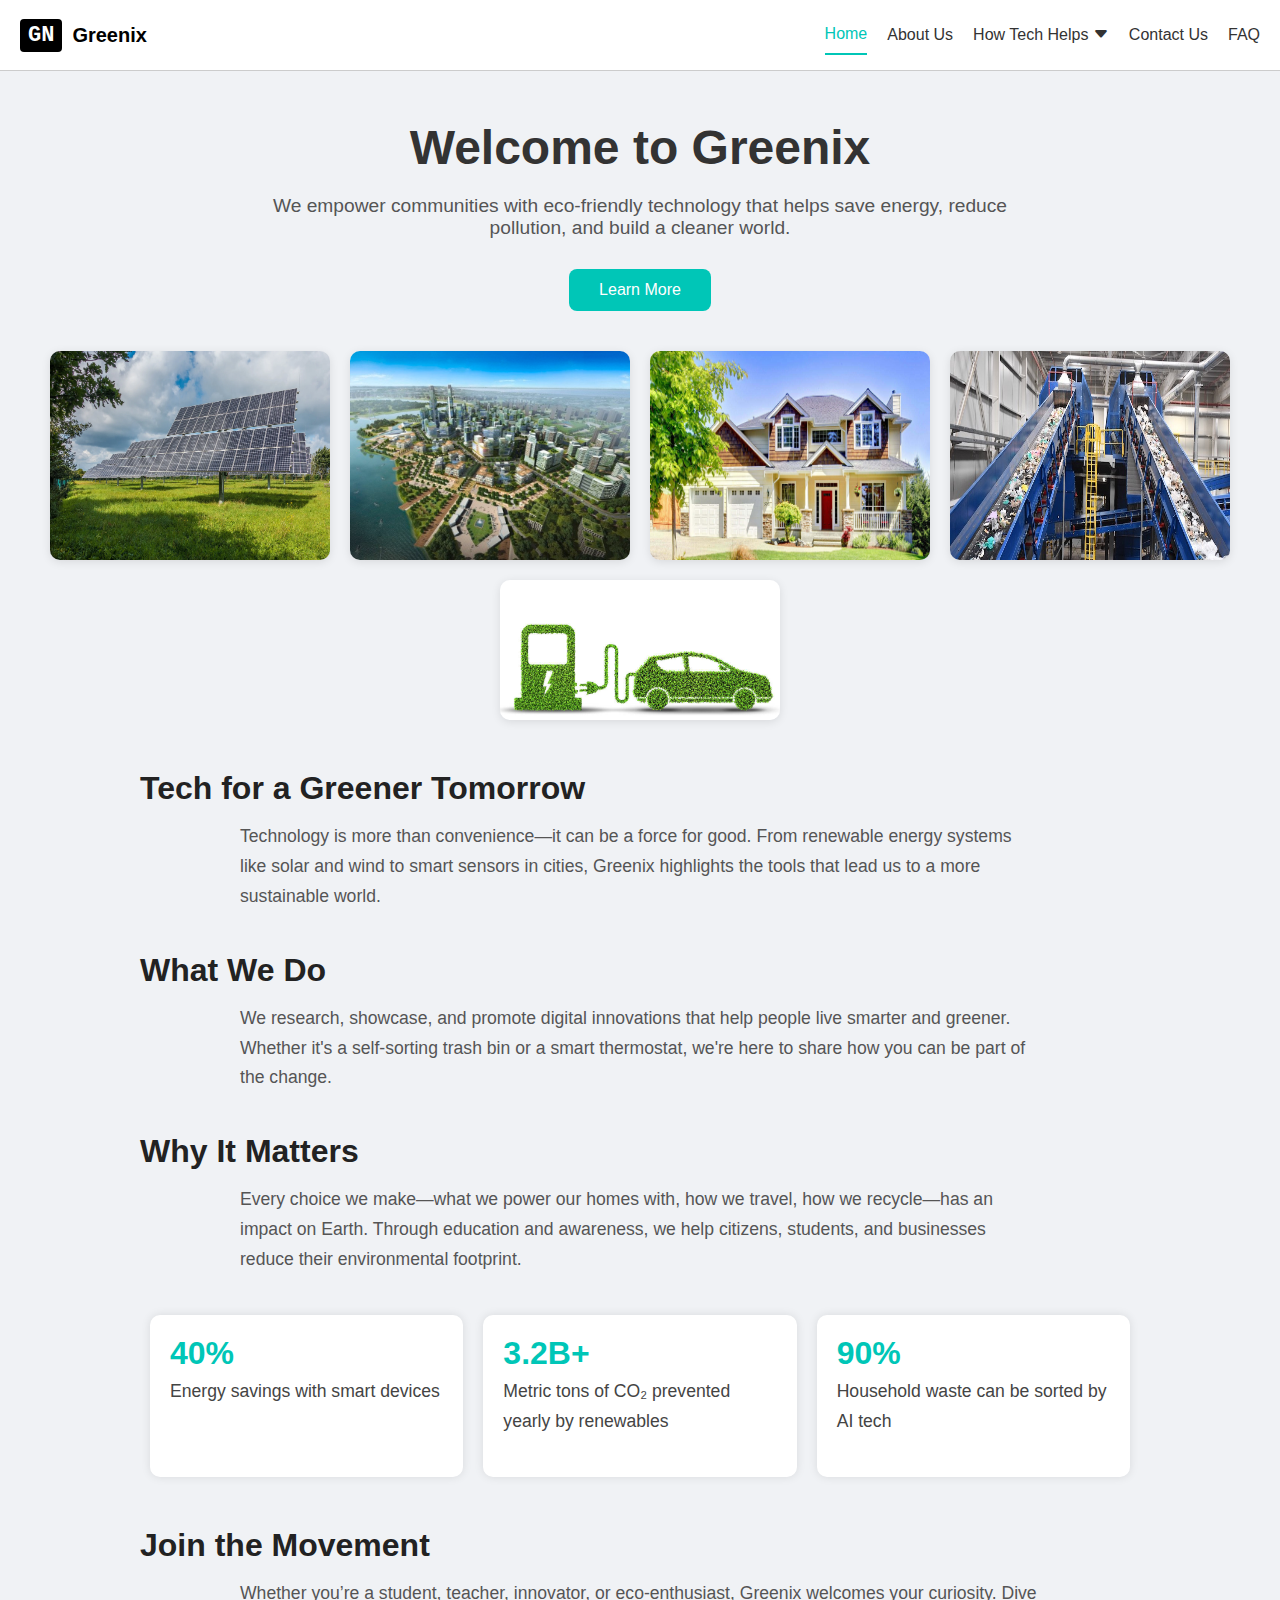
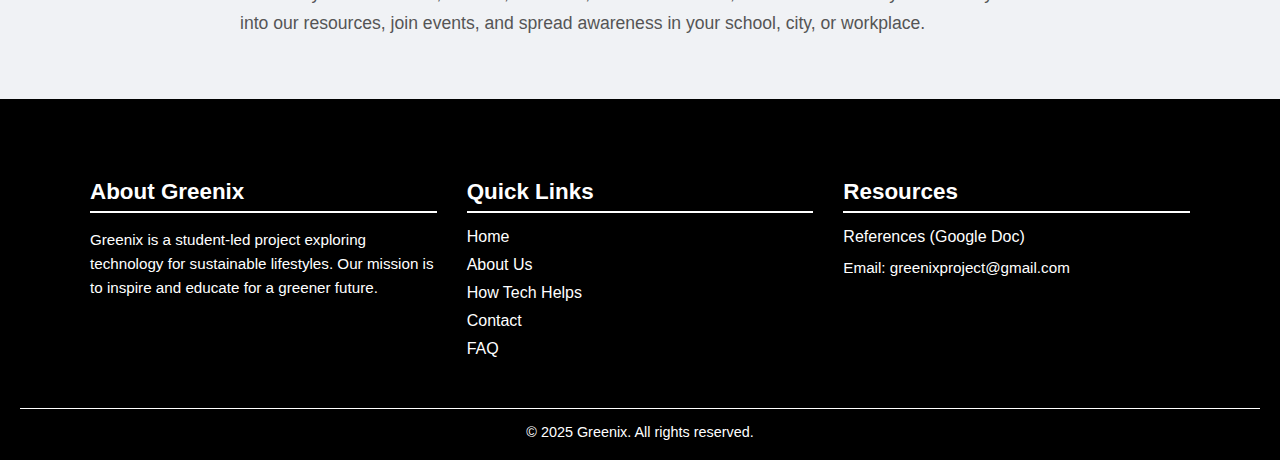
<file: index.html>
<!DOCTYPE html>
<html lang="en">
<head>
  <meta charset="UTF-8" />
  <meta name="viewport" content="width=device-width, initial-scale=1.0"/>
  <title>Greenix</title>
  <link rel="stylesheet" href="https://cdn.jsdelivr.net/npm/bootstrap-icons@1.11.3/font/bootstrap-icons.min.css">
  <link rel="icon" type="image/png" sizes="64x64" href="Images/dicky.png">
  <style>
    * { margin: 0; padding: 0; box-sizing: border-box; }
    body { font-family: 'Segoe UI', sans-serif; background: #f0f2f5; }

    header {
      background: #fff;
      padding: 15px 20px;
      display: flex;
      align-items: center;
      justify-content: space-between;
      position: fixed;
      width: 100%;
      z-index: 1000;
      border-bottom: 1px solid #ccc;
    }

    .logo-icon {
      background: #000;
      color: #fff;
      padding: 4px 8px;
      text-decoration: none;
      border-radius: 4px;
      font-weight: bold;
      font-size: 22px;
      font-family: monospace;
      margin-right: 10px;
    }

    .logo-text {
      text-decoration: none;
      color: black;
      font-weight: bold;
      font-size: 20px;
      margin-right: auto;
    }

    #menu-toggle { display: none; }
    .menu-icon { display: none; font-size: 28px; cursor: pointer; color: #333; }

    .nav-links {
      display: flex;
      gap: 20px;
      align-items: center;
    }

    .nav-links a {
      text-decoration: none;
      color: #333;
      font-weight: 500;
      position: relative;
      padding: 10px 0;
    }

    .nav-links a.active,
    .nav-links a:hover {
      color: #00c6b7;
      border-bottom: 2px solid #00c6b7;
    }

    .dropdown { position: relative; }
    .dropbtn {
      cursor: pointer;
      text-decoration: none;
      color: #333;
      font-weight: 500;
      padding: 10px 0;
    }

    .dropdown-content {
      display: none;
      position: absolute;
      background-color: white;
      top: 100%;
      left: 0;
      box-shadow: 0px 4px 12px rgba(0, 0, 0, 0.15);
      z-index: 999;
      min-width: 180px;
    }

    .dropdown-content a {
      display: block;
      padding: 10px 16px;
      text-decoration: none;
      color: #333;
    }

    .dropdown-content a:hover {
      background-color: #f0f0f0;
    }

    .dropdown:hover .dropdown-content {
      display: block;
    }

    @media (max-width: 768px) {
      .menu-icon { display: block; }
      .nav-links {
        position: absolute;
        top: 70px;
        left: 0;
        right: 0;
        background: white;
        flex-direction: column;
        align-items: flex-start;
        padding: 10px 20px;
        display: none;
        border-top: 1px solid #ccc;
      }
      #menu-toggle:checked + .menu-icon + .nav-links { display: flex; }
      .nav-links a,
      .dropbtn {
        width: 100%;
        padding: 12px 0;
        border-bottom: 1px solid #eee;
      }
      .dropdown-content {
        position: static;
        box-shadow: none;
        background-color: #f9f9f9;
        width: 100%;
        padding-left: 15px;
      }
      .dropdown-content a {
        padding: 10px 10px;
        border-bottom: 1px solid #ddd;
      }
    }

    main {
      padding: 120px 20px 40px;
      text-align: center;
    }

    h1 {
      font-size: 3rem;
      margin-bottom: 20px;
      color: #333;
    }

    h2 {
      font-size: 2rem;
      margin-top: 40px;
      margin-bottom: 15px;
      color: #222;
    }

    p {
      font-size: 1.2rem;
      color: #555;
      max-width: 800px;
      margin: 0 auto 30px;
    }

    .hero-btn {
      padding: 12px 30px;
      background: #00c6b7;
      color: white;
      border: none;
      border-radius: 8px;
      font-size: 1rem;
      cursor: pointer;
      transition: background 0.3s ease;
    }

    .hero-btn:hover { background: #009d92; }

    .image-section {
      margin-top: 40px;
      display: flex;
      justify-content: center;
      flex-wrap: wrap;
      gap: 20px;
    }

    .image-section img {
      width: 280px;
      height: auto;
      border-radius: 10px;
      box-shadow: 0 2px 10px rgba(0,0,0,0.1);
    }

    .info-section {
      margin-top: 50px;
      text-align: left;
      max-width: 1000px;
      margin-left: auto;
      margin-right: auto;
    }

    .info-section p {
      font-size: 1.1rem;
      line-height: 1.7;
      margin-bottom: 20px;
    }

    .stats {
      display: flex;
      justify-content: space-around;
      flex-wrap: wrap;
      margin-top: 30px;
    }

    .stat-box {
      background: white;
      padding: 20px;
      margin: 10px;
      border-radius: 10px;
      box-shadow: 0 0 10px rgba(0,0,0,0.1);
      flex: 1;
      min-width: 200px;
    }

    .stat-box h3 {
      color: #00c6b7;
      font-size: 2rem;
    }

    .stat-box p {
      margin-top: 5px;
      color: #444;
      font-weight: 500;
    }
  </style>
</head>
<body>

<header>
<a href="index.html" class="logo-icon">GN</a>
<a href="index.html" class="logo-text">Greenix</a>

<input type="checkbox" id="menu-toggle">
<label for="menu-toggle" class="menu-icon"><i class="bi bi-list"></i></label>

<nav class="nav-links">
    <a href="index.html" class="active">Home</a>
    <a href="About us.html">About Us</a>
    <div class="dropdown">
    <a href="Main page.html" class="dropbtn">How Tech Helps <i class="bi bi-caret-down-fill"></i></a>
    <div class="dropdown-content">
        <a href="green-energy.html">Green Energy</a>
        <a href="smart-living.html">Smart Living</a>
        <a href="wastewise.html">Waste Wise</a>
    </div>
    </div>
    <a href="contact.html">Contact Us</a>
    <a href="faq.html">FAQ</a>
</nav>
</header>

<main>
<h1>Welcome to Greenix</h1>
<p>We empower communities with eco-friendly technology that helps save energy, reduce pollution, and build a cleaner world.</p>
<a href="Main page.html"><button class="hero-btn">Learn More</button></a>

<div class="image-section">
    <img src="Images/alrawasmarwan_83477_12613114_photovoltaic-system-2742302_1920.webp" alt="Solar Panels">
    <img src="Images/tianjin-eco-city-9.jpg" alt="Eco City">
    <img src="Images/1800x877-banner-house.jpg" alt="Smart Home">
    <img src="Images/Bild_3.jpg" alt="Recycling Tech">
    <img src="Images/80051398_s.jpg" alt="Green Transport">
</div>

<section class="info-section">
    <h2>Tech for a Greener Tomorrow</h2>
    <p>Technology is more than convenience—it can be a force for good. From renewable energy systems like solar and wind to smart sensors in cities, Greenix highlights the tools that lead us to a more sustainable world.</p>

    <h2>What We Do</h2>
    <p>We research, showcase, and promote digital innovations that help people live smarter and greener. Whether it's a self-sorting trash bin or a smart thermostat, we're here to share how you can be part of the change.</p>

    <h2>Why It Matters</h2>
    <p>Every choice we make—what we power our homes with, how we travel, how we recycle—has an impact on Earth. Through education and awareness, we help citizens, students, and businesses reduce their environmental footprint.</p>

    <div class="stats">
    <div class="stat-box">
        <h3>40%</h3>
        <p>Energy savings with smart devices</p>
    </div>
    <div class="stat-box">
        <h3>3.2B+</h3>
        <p>Metric tons of CO₂ prevented yearly by renewables</p>
    </div>
    <div class="stat-box">
        <h3>90%</h3>
        <p>Household waste can be sorted by AI tech</p></div>
    </div>

    <h2>Join the Movement</h2>
    <p>Whether you’re a student, teacher, innovator, or eco-enthusiast, Greenix welcomes your curiosity. Dive into our resources, join events, and spread awareness in your school, city, or workplace.</p>
</section>
</main>
<footer>
  <div class="aurora-container">
    <div class="forest-chamber">
      <h2 class="greenix-title">About Greenix</h2>
      <p class="greenix-text">Greenix is a student-led project exploring technology for sustainable lifestyles. Our mission is to inspire and educate for a greener future.</p>
    </div>

    <div class="river-links">
      <h2 class="greenix-title">Quick Links</h2>
      <ul>
        <li><a class="greenix-link" href="index.html">Home</a></li>
        <li><a class="greenix-link" href="About us.html">About Us</a></li>
        <li><a class="greenix-link" href="Main page.html">How Tech Helps</a></li>
        <li><a class="greenix-link" href="contact.html">Contact</a></li>
        <li><a class="greenix-link" href="faq.html">FAQ</a></li>
      </ul>
    </div>

    <div class="meadow-resources">
      <h2 class="greenix-title">Resources</h2>
      <ul>
        <li><a class="greenix-link" href="https://docs.google.com/document/d/1abcXYZ" target="_blank" rel="noopener noreferrer">References (Google Doc)</a></li>
        <li class="greenix-text">Email: <a class="greenix-link" href="mailto:greenixproject@gmail.com">greenixproject@gmail.com</a></li>
      </ul>
    </div>
  </div>

  <div class="twilight-bottom">
    &copy; 2025 Greenix. All rights reserved.
  </div>

  <style>
    footer {
      background-color: #000; /* true black */
      color: white;
      padding: 40px 20px 20px;
      font-family: 'Segoe UI', Tahoma, Geneva, Verdana, sans-serif;
    }

    .aurora-container {
      max-width: 1100px;
      margin: 0 auto;
      display: flex;
      flex-wrap: wrap;
      justify-content: space-between;
      gap: 30px;
    }

    .forest-chamber,
    .river-links,
    .meadow-resources {
      flex: 1 1 250px;
      min-width: 220px;
    }

    .greenix-title {
      font-size: 1.4rem;
      margin-bottom: 15px;
      border-bottom: 2px solid #ffffff;
      padding-bottom: 6px;
      color: #ffffff;
    }

    .greenix-text {
      line-height: 1.6;
      font-size: 0.95rem;
      color: white;
    }

    ul {
      list-style: none;
      padding-left: 0;
    }

    ul li {
      margin-bottom: 10px;
    }

    .greenix-link {
      color: white;
      text-decoration: none;
    }

    .twilight-bottom {
      text-align: center;
      margin-top: 40px;
      font-size: 0.9rem;
      color: #ffffff;
      border-top: 1px solid #ffffff;
      padding-top: 15px;
    }

    /* Responsive */
    @media (max-width: 720px) {
      .aurora-container {
        flex-direction: column;
        gap: 40px;
      }

      .forest-chamber,
      .river-links,
      .meadow-resources {
        min-width: 100%;
      }
    }
  </style>
</footer>
</body>
</html>
</file>
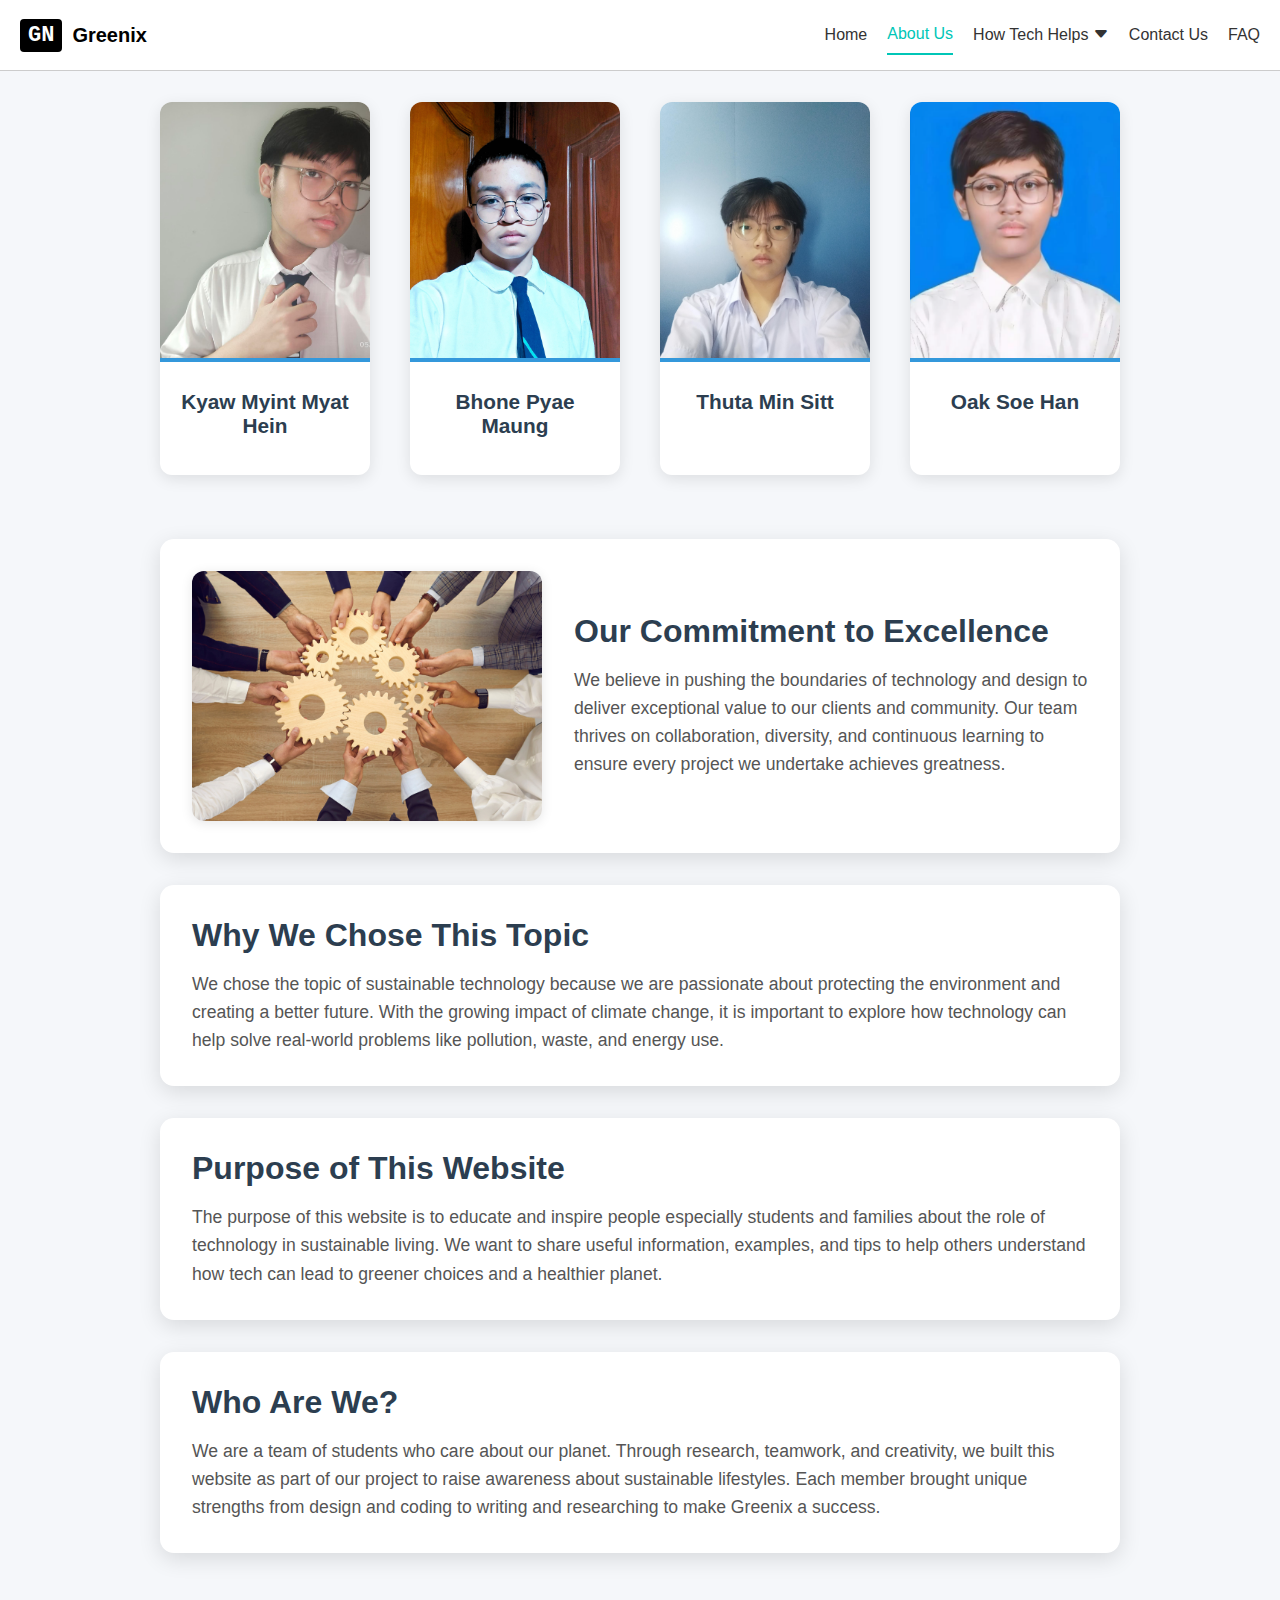
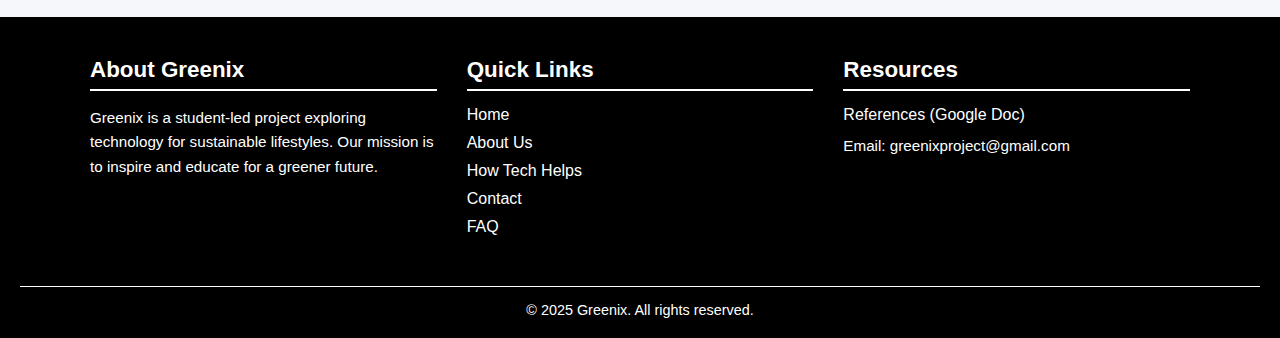
<file: About us.html>
<!DOCTYPE html>
<html lang="en">
<head>
  <meta charset="UTF-8" />
  <meta name="viewport" content="width=device-width, initial-scale=1" />
  <title>About Us - Greenix</title>
  <link rel="stylesheet" href="https://cdn.jsdelivr.net/npm/bootstrap-icons@1.11.3/font/bootstrap-icons.min.css">
<link rel="icon" type="image/png" sizes="64x64" href="Images/dicky.png">
  <style>
    * {
      margin: 0;
      padding: 0;
      box-sizing: border-box;
    }

    body {
      font-family: 'Poppins', sans-serif;
      background: #f5f7fa;
      color: #333;
      padding-top: 70px;
    }

    header {
      background: #fff;
      padding: 15px 20px;
      display: flex;
      align-items: center;
      justify-content: space-between;
      position: fixed;
      width: 100%;
      top: 0;
      left: 0;
      z-index: 1000;
      border-bottom: 1px solid #ccc;
    }

    .logo-icon {
      background: #000;
      color: #fff;
      padding: 4px 8px;
      text-decoration: none;
      border-radius: 4px;
      font-weight: bold;
      font-size: 22px;
      font-family: monospace;
      margin-right: 10px;
    }

    .logo-text {
      text-decoration: none;
      color: black;
      font-weight: bold;
      font-size: 20px;
      margin-right: auto;
    }

    #menu-toggle {
      display: none;
    }

    .menu-icon {
      display: none;
      font-size: 28px;
      cursor: pointer;
      color: #333;
    }

    .nav-links {
      display: flex;
      gap: 20px;
      align-items: center;
    }

    .nav-links a {
      text-decoration: none;
      color: #333;
      font-weight: 500;
      position: relative;
      padding: 10px 0;
    }

    .nav-links a.active,
    .nav-links a:hover {
      color: #00c6b7;
      border-bottom: 2px solid #00c6b7;
    }

    .dropdown {
      position: relative;
    }

    .dropbtn {
      cursor: pointer;
      text-decoration: none;
      color: #333;
      font-weight: 500;
      padding: 10px 0;
      display: inline-block;
    }

    .dropdown-content {
      display: none;
      position: absolute;
      background-color: white;
      top: 100%;
      left: 0;
      box-shadow: 0px 4px 12px rgba(0, 0, 0, 0.15);
      z-index: 999;
      min-width: 180px;
    }

    .dropdown-content a {
      display: block;
      padding: 10px 16px;
      text-decoration: none;
      color: #333;
    }

    .dropdown-content a:hover {
      background-color: #f0f0f0;
    }

    .dropdown:hover .dropdown-content {
      display: block;
    }

    @media (max-width: 768px) {
      .menu-icon {
        display: block;
      }

      .nav-links {
        position: absolute;
        top: 70px;
        left: 0;
        right: 0;
        background: white;
        flex-direction: column;
        align-items: flex-start;
        padding: 10px 20px;
        display: none;
        border-top: 1px solid #ccc;
      }

      #menu-toggle:checked + .menu-icon + .nav-links {
        display: flex;
      }

      .nav-links a,
      .dropbtn {
        width: 100%;
        padding: 12px 0;
        border-bottom: 1px solid #eee;
      }

      .dropdown-content {
        position: static;
        box-shadow: none;
        background-color: #f9f9f9;
        width: 100%;
        padding-left: 15px;
      }

      .dropdown:hover .dropdown-content {
        display: block;
      }

      .dropdown-content a {
        padding: 10px 10px;
        border-bottom: 1px solid #ddd;
      }
    }

    .container {
      max-width: 1000px;
      margin: 2rem auto 4rem auto;
      padding: 0 20px;
    }

    .team {
      display: grid;
      grid-template-columns: repeat(4, 1fr);
      gap: 2.5rem;
      margin-bottom: 4rem;
    }

    @media (max-width: 992px) {
      .team {
        grid-template-columns: repeat(2, 1fr);
      }
    }

    @media (max-width: 600px) {
      .team {
        grid-template-columns: 1fr;
      }
    }

    .member-card {
      background: white;
      box-shadow: 0 4px 15px rgba(0,0,0,0.1);
      border-radius: 12px;
      overflow: hidden;
      text-align: center;
      transition: transform 0.3s ease;
    }

    .member-photo {
      width: 100%;
      height: 260px;
      object-fit: cover;
      border-bottom: 4px solid #3498db;
    }

    .member-info {
      padding: 1.5rem 1rem 2rem 1rem;
    }

    .member-name {
      font-weight: 600;
      font-size: 1.3rem;
      color: #2c3e50;
      margin-bottom: 0.3rem;
    }

    .highlight-section {
      display: flex;
      flex-wrap: wrap;
      align-items: center;
      background: white;
      box-shadow: 0 6px 22px rgba(0,0,0,0.12);
      border-radius: 14px;
      padding: 2rem;
      gap: 2rem;
      margin-bottom: 2rem;
    }

    .highlight-photo {
      flex: 1 1 300px;
      max-width: 350px;
      border-radius: 12px;
      box-shadow: 0 2px 12px rgba(0,0,0,0.1);
      object-fit: cover;
      height: 250px;
      width: 100%;
    }

    .highlight-content {
      flex: 2 1 400px;
    }

    .highlight-content h2 {
      font-weight: 600;
      font-size: 2rem;
      margin-bottom: 1rem;
      color: #2c3e50;
    }

    .highlight-content p {
      font-weight: 300;
      font-size: 1.1rem;
      color: #555;
      line-height: 1.6;
    }

    @media (max-width: 768px) {
      .highlight-section {
        flex-direction: column;
      }

      .highlight-photo {
        max-width: 100%;
        height: 220px;
      }
    }

    @media (max-width: 480px) {
      .highlight-content h2 {
        font-size: 1.6rem;
      }

      .highlight-content p {
        font-size: 1rem;
      }
    }
  </style>
</head>
<body>

<header>
    <a href="index.html" class="logo-icon">GN</a>
    <a href="index.html" class="logo-text">Greenix</a>

    <input type="checkbox" id="menu-toggle">
    <label for="menu-toggle" class="menu-icon"><i class="bi bi-list"></i></label>

    <nav class="nav-links">
    <a href="index.html">Home</a>
    <a href="About us.html" class="active">About Us</a>
    <div class="dropdown">
        <a href="Main page.html"  class="dropbtn">How Tech Helps <i class="bi bi-caret-down-fill"></i></a>
        <div class="dropdown-content">
        <a href="green-energy.html">Green Energy</a>
        <a href="smart-living.html">Smart Living</a>
        <a href="wastewise.html">Waste Wise</a>
        </div>
    </div>
    <a href="contact.html">Contact Us</a>
    <a href="faq.html">FAQ</a>
    </nav>
</header>

<div class="container">
  <section class="team" aria-label="Team members">
    <div class="member-card">
      <img class="member-photo" src="Images/Kyaw Myint Myat Hein.jpg" alt="Photo of Kyaw Myint Myat Hein" />
      <div class="member-info">
        <div class="member-name">Kyaw Myint Myat Hein</div>
      </div>
    </div>
    <div class="member-card">
      <img class="member-photo" src="Images/BHone Pyae Maung.jpg" alt="Photo of Bhone Pyae Maung" />
      <div class="member-info">
        <div class="member-name">Bhone Pyae Maung</div>
      </div>
    </div>
    <div class="member-card">
      <img class="member-photo" src="Images/Thuta Min Sitt.jpg" alt="Photo of Thuta Min Sitt" />
      <div class="member-info">
        <div class="member-name">Thuta Min Sitt</div>
      </div>
    </div>
    <div class="member-card">
      <img class="member-photo" src="Images/Screenshot 2025-05-29 120301 (1).png" alt="Photo of Oak Soe Han" />
      <div class="member-info">
        <div class="member-name">Oak Soe Han</div>
      </div>
    </div>
  </section>

  <section class="highlight-section" aria-labelledby="highlight-title">
    <img class="highlight-photo" src="Images/develop-your-team-without-spending-any-money-leadership-coach-in-Chesterfield.png" alt="Our team collaboration" />
    <div class="highlight-content">
      <h2 id="highlight-title">Our Commitment to Excellence</h2>
      <p>
        We believe in pushing the boundaries of technology and design to deliver exceptional value to our clients and community. Our team thrives on collaboration, diversity, and continuous learning to ensure every project we undertake achieves greatness.
      </p>
    </div>
  </section>

  <!-- New Sections -->
  <section class="highlight-section">
    <div class="highlight-content">
      <h2>Why We Chose This Topic</h2>
      <p>
        We chose the topic of sustainable technology because we are passionate about protecting the environment and creating a better future. With the growing impact of climate change, it is important to explore how technology can help solve real-world problems like pollution, waste, and energy use.
      </p>
    </div>
  </section>

  <section class="highlight-section">
    <div class="highlight-content">
      <h2>Purpose of This Website</h2>
      <p>
        The purpose of this website is to educate and inspire people especially students and families about the role of technology in sustainable living. We want to share useful information, examples, and tips to help others understand how tech can lead to greener choices and a healthier planet.
      </p>
    </div>
  </section>

  <section class="highlight-section">
    <div class="highlight-content">
      <h2>Who Are We?</h2>
      <p>
        We are a team of students who care about our planet. Through research, teamwork, and creativity, we built this website as part of our project to raise awareness about sustainable lifestyles. Each member brought unique strengths from design and coding to writing and researching to make Greenix a success.
      </p>
    </div>
  </section>
</div>
<footer>
  <div class="aurora-container">
    <div class="forest-chamber">
      <h2 class="greenix-title">About Greenix</h2>
      <p class="greenix-text">Greenix is a student-led project exploring technology for sustainable lifestyles. Our mission is to inspire and educate for a greener future.</p>
    </div>

        <div class="river-links">
      <h2 class="greenix-title">Quick Links</h2>
      <ul>
        <li><a class="greenix-link" href="index.html">Home</a></li>
        <li><a class="greenix-link" href="About us.html">About Us</a></li>
        <li><a class="greenix-link" href="Main page.html">How Tech Helps</a></li>
        <li><a class="greenix-link" href="contact.html">Contact</a></li>
        <li><a class="greenix-link" href="faq.html">FAQ</a></li>
      </ul>
    </div>

    <div class="meadow-resources">
      <h2 class="greenix-title">Resources</h2>
      <ul>
        <li><a class="greenix-link" href="https://docs.google.com/document/d/1abcXYZ" target="_blank" rel="noopener noreferrer">References (Google Doc)</a></li>
        <li class="greenix-text">Email: <a class="greenix-link" href="mailto:greenixproject@gmail.com">greenixproject@gmail.com</a></li>
      </ul>
    </div>
  </div>

  <div class="twilight-bottom">
    &copy; 2025 Greenix. All rights reserved.
  </div>

  <style>
    footer {
      background-color: #000; /* true black */
      color: white;
      padding: 40px 20px 20px;
      font-family: 'Segoe UI', Tahoma, Geneva, Verdana, sans-serif;
    }

    .aurora-container {
      max-width: 1100px;
      margin: 0 auto;
      display: flex;
      flex-wrap: wrap;
      justify-content: space-between;
      gap: 30px;
    }

    .forest-chamber,
    .river-links,
    .meadow-resources {
      flex: 1 1 250px;
      min-width: 220px;
    }

    .greenix-title {
      font-size: 1.4rem;
      margin-bottom: 15px;
      border-bottom: 2px solid #ffffff;
      padding-bottom: 6px;
      color: #ffffff;
    }

    .greenix-text {
      line-height: 1.6;
      font-size: 0.95rem;
      color: white;
    }

    ul {
      list-style: none;
      padding-left: 0;
    }

    ul li {
      margin-bottom: 10px;
    }

    .greenix-link {
      color: white;
      text-decoration: none;
    }

    .twilight-bottom {
      text-align: center;
      margin-top: 40px;
      font-size: 0.9rem;
      color: #ffffff;
      border-top: 1px solid #ffffff;
      padding-top: 15px;
    }

    /* Responsive */
    @media (max-width: 720px) {
      .aurora-container {
        flex-direction: column;
        gap: 40px;
      }

      .forest-chamber,
      .river-links,
      .meadow-resources {
        min-width: 100%;
      }
    }
  </style>
</footer>
</body>
</html>
</file>
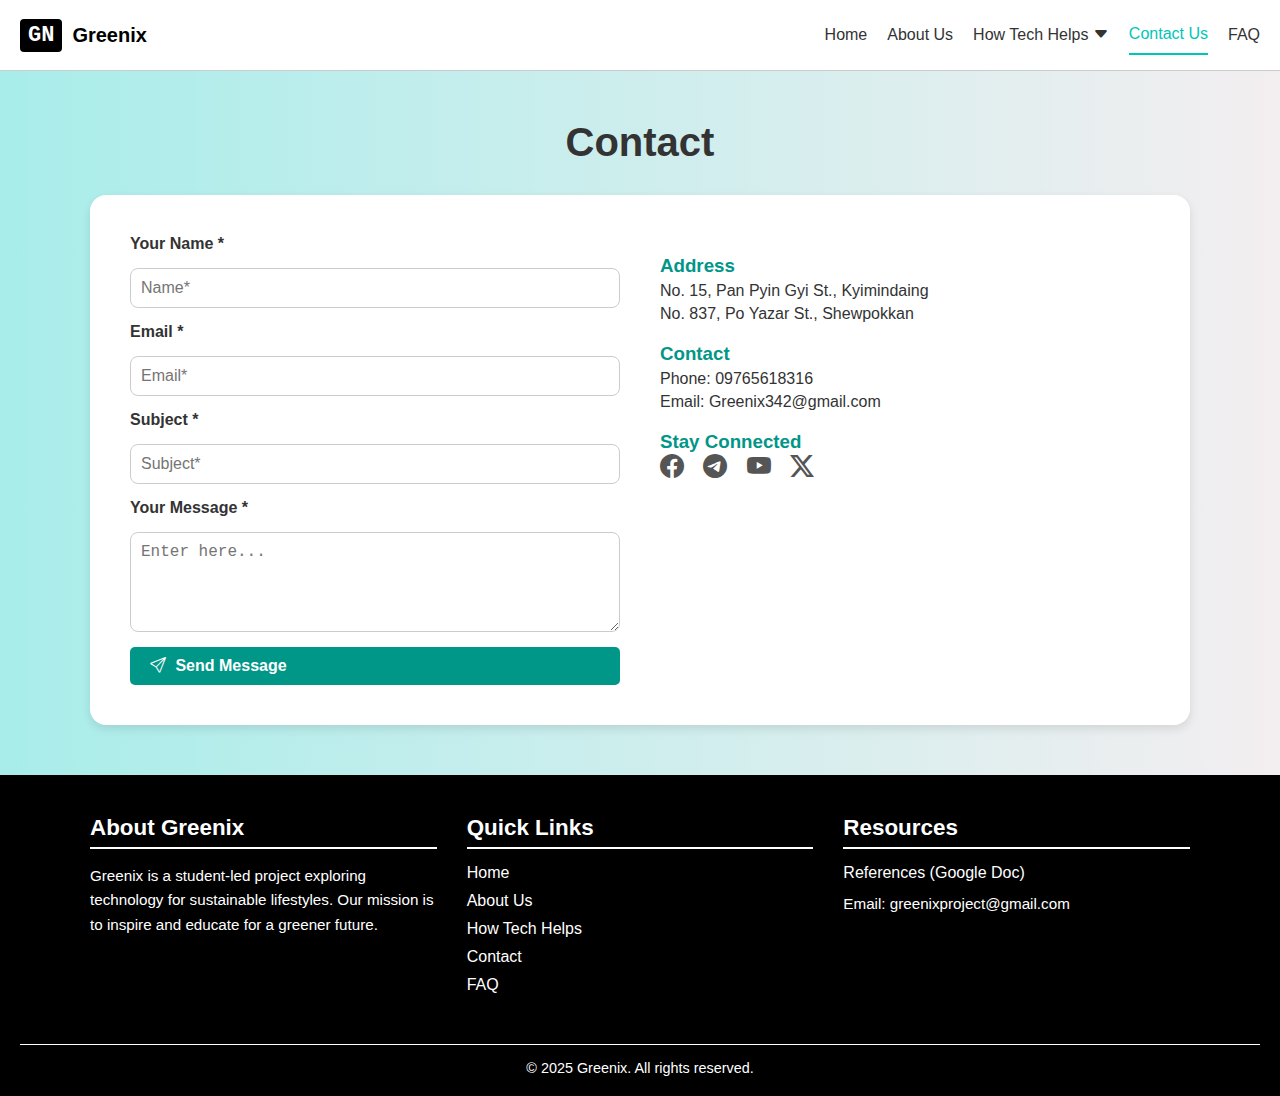
<file: contact.html>
<!DOCTYPE html>
<html lang="en">
<head>
<meta charset="UTF-8" />
<meta name="viewport" content="width=device-width, initial-scale=1.0" />
<title>Contact</title>
<link rel="stylesheet" href="https://cdn.jsdelivr.net/npm/bootstrap-icons@1.11.3/font/bootstrap-icons.min.css">
<link rel="icon" type="image/png" sizes="64x64" href="Images/dicky.png">
<style>
    * {
    margin: 0;
    padding: 0;
    box-sizing: border-box;
    }

    body {
    font-family: 'Segoe UI', sans-serif;
    background: linear-gradient(to right, #a8edea, #f3eef0);
    color: #333;
    }

    header {
    background: #fff;
    padding: 15px 20px;
    display: flex;
    align-items: center;
    justify-content: space-between;
    position: fixed;
    width: 100%;
    top: 0;
    z-index: 1000;
    border-bottom: 1px solid #ccc;
    }

    .logo-icon {
    background: #000;
    color: #fff;
    padding: 4px 8px;
    text-decoration: none;
    border-radius: 4px;
    font-weight: bold;
    font-size: 22px;
    font-family: monospace;
    margin-right: 10px;
    }

    .logo-text {
    text-decoration: none;
    color: black;
    font-weight: bold;
    font-size: 20px;
    margin-right: auto;
    }

    #menu-toggle {
    display: none;
    }

    .menu-icon {
    display: none;
    font-size: 28px;
    cursor: pointer;
    color: #333;
    }

    .nav-links {
    display: flex;
    gap: 20px;
    align-items: center;
    }

    .nav-links a {
    text-decoration: none;
    color: #333;
    font-weight: 500;
    position: relative;
    padding: 10px 0;
    }

    .nav-links a.active,
    .nav-links a:hover {
    color: #00c6b7;
    border-bottom: 2px solid #00c6b7;
    }

    .dropdown {
    position: relative;
    }

    .dropbtn {
    cursor: pointer;
    text-decoration: none;
    color: #333;
    font-weight: 500;
    padding: 10px 0;
    display: inline-block;
    }

    .dropdown-content {
    display: none;
    position: absolute;
    background-color: white;
    top: 100%;
    left: 0;
    box-shadow: 0px 4px 12px rgba(0, 0, 0, 0.15);
    z-index: 999;
    min-width: 180px;
    }

    .dropdown-content a {
    display: block;
    padding: 10px 16px;
    text-decoration: none;
    color: #333;
    }

    .dropdown-content a:hover {
    background-color: #f0f0f0;
    }

    .dropdown:hover .dropdown-content {
    display: block;
    }

    @media (max-width: 768px) {
    .menu-icon {
        display: block;
    }

    .nav-links {
        position: absolute;
        top: 70px;
        left: 0;
        right: 0;
        background: white;
        flex-direction: column;
        align-items: flex-start;
        padding: 10px 20px;
        display: none;
        border-top: 1px solid #ccc;
    }

    #menu-toggle:checked + .menu-icon + .nav-links {
        display: flex;
    }

    .nav-links a,
    .dropbtn {
        width: 100%;
        padding: 12px 0;
        border-bottom: 1px solid #eee;
    }

    .dropdown-content {
        position: static;
        box-shadow: none;
        background-color: #f9f9f9;
        width: 100%;
        padding-left: 15px;
    }

    .dropdown-content a {
        padding: 10px 10px;
        border-bottom: 1px solid #ddd;
    }

    .dropdown:hover .dropdown-content {
        display: block;
    }
    }

    /* ===== CONTACT PAGE ===== */
    .contact-section {
    padding: 120px 20px 50px; /* Add padding-top to avoid overlap from navbar */
    display: flex;
    flex-direction: column;
    align-items: center;
    }

    .contact-title {
    font-size: 2.5rem;
    margin-bottom: 30px;
    }

    .container {
    display: flex;
    justify-content: center;
    gap: 40px;
    background: #fff;
    border-radius: 16px;
    box-shadow: 0 4px 10px rgba(0, 0, 0, 0.1);
    padding: 40px;
    max-width: 1100px;
    width: 100%;
    flex-wrap: wrap;
    }

    .contact-form,
    .contact-info {
    flex: 1;
    min-width: 300px;
    }

    .contact-form {
    display: flex;
    flex-direction: column;
    gap: 15px;
    }

    .contact-form label {
    font-weight: bold;
    }

    .contact-form input,
    .contact-form textarea {
    padding: 10px;
    border: 1px solid #ccc;
    border-radius: 8px;
    font-size: 1rem;
    width: 100%;
    }

    .contact-form textarea {
    resize: vertical;
    height: 100px;
    }

    .contact-form button {
    background: #009688;
    color: white;
    border: none;
    padding: 10px 15px;
    font-size: 1rem;
    border-radius: 8px;
    cursor: pointer;
    display: flex;
    align-items: center;
    gap: 8px;
    width: fit-content;
    }

    .contact-info h3 {
    color: #009688;
    margin-top: 20px;
    }

    .contact-info p {
    margin: 5px 0;
    }

    .social-icons i {
    font-size: 24px;
    margin-right: 15px;
    color: #555;
    cursor: pointer;
    }

    .social-icons i:hover {
    color: #009688;
    }
    .btn {
display: inline-block;
padding: 10px 20px;
background-color: #009688;
color: white;
text-decoration: none;
border-radius: 5px;
font-weight: bold;
}
.btn i {
margin-right: 5px;
}
</style>
</head>
<body>

<header>
    <a href="index.html" class="logo-icon">GN</a>
    <a href="index.html" class="logo-text">Greenix</a>

    <input type="checkbox" id="menu-toggle">
    <label for="menu-toggle" class="menu-icon"><i class="bi bi-list"></i></label>

    <nav class="nav-links">
    <a href="index.html">Home</a>
    <a href="About us.html">About Us</a>
    <div class="dropdown">
        <a href="Main page.html" class="dropbtn">How Tech Helps <i class="bi bi-caret-down-fill"></i></a>
        <div class="dropdown-content">
        <a href="green-energy.html">Green Energy</a>
        <a href="smart-living.html">Smart Living</a>
        <a href="wastewise.html">Waste Wise</a>
        </div>
    </div>
    <a href="contact.html" class="active">Contact Us</a>
    <a href="faq.html">FAQ</a>
    </nav>
</header>

<section class="contact-section">
<h1 class="contact-title">Contact</h1>

<div class="container">
    <form class="contact-form">
      <label>Your Name *</label>
    <input type="text" placeholder="Name*" required>

      <label>Email *</label>
    <input type="email" placeholder="Email*" required>

      <label>Subject *</label>
    <input type="text" placeholder="Subject*" required>
      <label>Your Message *</label>
    <textarea placeholder="Enter here..." required></textarea>
    <a href="success.html" class="btn"><i class="bi bi-send"></i> Send Message</a>
    </form>

    <div class="contact-info">
    <h3>Address</h3>
    <p>No. 15, Pan Pyin Gyi St., Kyimindaing</p>
    <p>No. 837, Po Yazar St., Shewpokkan</p>

    <h3>Contact</h3>
    <p>Phone: 09765618316</p>
    <p>Email: Greenix342@gmail.com</p>
    <h3>Stay Connected</h3>
    <div class="social-icons">
    <a href="https://www.facebook.com/home.php" target="_blank"><i class="bi bi-facebook"></i></a>
    <a href="https://telegram.org" target="_blank"><i class="bi bi-telegram"></i></a>
    <a href="https://www.youtube.com" target="_blank"><i class="bi bi-youtube"></i></a>
    <a href="https://x.com/" target="_blank"><i class="bi bi-twitter-x"></i></a>
</div>
    </div>
</div>
</section>
<footer>
  <div class="aurora-container">
    <div class="forest-chamber">
      <h2 class="greenix-title">About Greenix</h2>
      <p class="greenix-text">Greenix is a student-led project exploring technology for sustainable lifestyles. Our mission is to inspire and educate for a greener future.</p>
    </div>

        <div class="river-links">
      <h2 class="greenix-title">Quick Links</h2>
      <ul>
        <li><a class="greenix-link" href="index.html">Home</a></li>
        <li><a class="greenix-link" href="About us.html">About Us</a></li>
        <li><a class="greenix-link" href="Main page.html">How Tech Helps</a></li>
        <li><a class="greenix-link" href="contact.html">Contact</a></li>
        <li><a class="greenix-link" href="faq.html">FAQ</a></li>
      </ul>
    </div>

    <div class="meadow-resources">
      <h2 class="greenix-title">Resources</h2>
      <ul>
        <li><a class="greenix-link" href="https://docs.google.com/document/d/1abcXYZ" target="_blank" rel="noopener noreferrer">References (Google Doc)</a></li>
        <li class="greenix-text">Email: <a class="greenix-link" href="mailto:greenixproject@gmail.com">greenixproject@gmail.com</a></li>
      </ul>
    </div>
  </div>

  <div class="twilight-bottom">
    &copy; 2025 Greenix. All rights reserved.
  </div>

  <style>
    footer {
      background-color: #000; /* true black */
      color: white;
      padding: 40px 20px 20px;
      font-family: 'Segoe UI', Tahoma, Geneva, Verdana, sans-serif;
    }

    .aurora-container {
      max-width: 1100px;
      margin: 0 auto;
      display: flex;
      flex-wrap: wrap;
      justify-content: space-between;
      gap: 30px;
    }

    .forest-chamber,
    .river-links,
    .meadow-resources {
      flex: 1 1 250px;
      min-width: 220px;
    }

    .greenix-title {
      font-size: 1.4rem;
      margin-bottom: 15px;
      border-bottom: 2px solid #ffffff;
      padding-bottom: 6px;
      color: #ffffff;
    }

    .greenix-text {
      line-height: 1.6;
      font-size: 0.95rem;
      color: white;
    }

    ul {
      list-style: none;
      padding-left: 0;
    }

    ul li {
      margin-bottom: 10px;
    }

    .greenix-link {
      color: white;
      text-decoration: none;
    }

    .twilight-bottom {
      text-align: center;
      margin-top: 40px;
      font-size: 0.9rem;
      color: #ffffff;
      border-top: 1px solid #ffffff;
      padding-top: 15px;
    }

    /* Responsive */
    @media (max-width: 720px) {
      .aurora-container {
        flex-direction: column;
        gap: 40px;
      }

      .forest-chamber,
      .river-links,
      .meadow-resources {
        min-width: 100%;
      }
    }
  </style>
</footer>

</body>
</html>
</file>
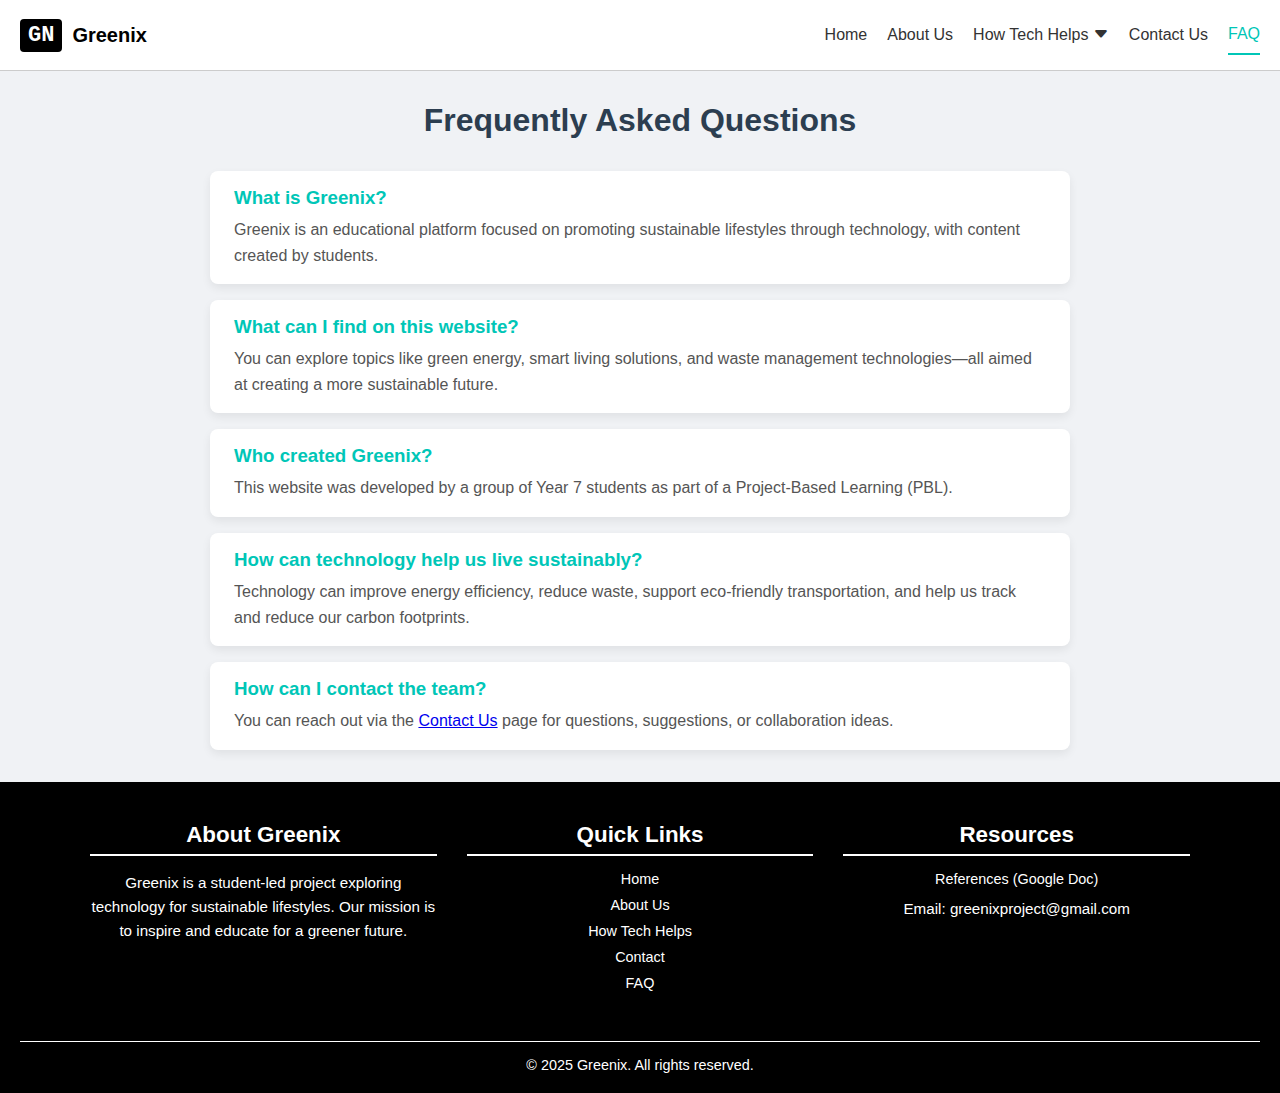
<file: faq.html>
<!DOCTYPE html>
<html lang="en">
<head>
<meta charset="UTF-8" />
<meta name="viewport" content="width=device-width, initial-scale=1" />
<title>FAQ - Greenix</title>
<link rel="stylesheet" href="https://cdn.jsdelivr.net/npm/bootstrap-icons@1.11.3/font/bootstrap-icons.min.css">
<link rel="icon" type="image/png" sizes="64x64" href="Images/dicky.png">
<style>
    * {
    margin: 0;
    padding: 0;
    box-sizing: border-box;
    }

    body {
    font-family: 'Segoe UI', sans-serif;
    background: #f0f2f5;
    color: #333;
    padding-top: 70px;
    }

    header {
    background: #fff;
    padding: 15px 20px;
    display: flex;
    align-items: center;
    justify-content: space-between;
    position: fixed;
    width: 100%;
    z-index: 1000;
    border-bottom: 1px solid #ccc;
    top: 0;
    left: 0;
    }

    .logo-icon {
    background: #000;
    color: #fff;
    padding: 4px 8px;
    text-decoration: none;
    border-radius: 4px;
    font-weight: bold;
    font-size: 22px;
    font-family: monospace;
    margin-right: 10px;
    }

    .logo-text {
    text-decoration: none;
    color: black;
    font-weight: bold;
    font-size: 20px;
    margin-right: auto;
    }

    #menu-toggle {
    display: none;
    }

    .menu-icon {
    display: none;
    font-size: 28px;
    cursor: pointer;
    color: #333;
    }

    .nav-links {
    display: flex;
    gap: 20px;
    align-items: center;
    }

    .nav-links a {
    text-decoration: none;
    color: #333;
    font-weight: 500;
    position: relative;
    padding: 10px 0;
    }

    .nav-links a.active,
    .nav-links a:hover {
    color: #00c6b7;
    border-bottom: 2px solid #00c6b7;
    }

    .dropdown {
    position: relative;
    }

    .dropbtn {
    cursor: pointer;
    text-decoration: none;
    color: #333;
    font-weight: 500;
    padding: 10px 0;
    display: inline-block;
    }

    .dropdown-content {
    display: none;
    position: absolute;
    background-color: white;
    top: 100%;
    left: 0;
    box-shadow: 0px 4px 12px rgba(0, 0, 0, 0.15);
    z-index: 999;
    min-width: 180px;
    }

    .dropdown-content a {
    display: block;
    padding: 10px 16px;
    text-decoration: none;
    color: #333;
    }

    .dropdown-content a:hover {
    background-color: #f0f0f0;
    }

    .dropdown:hover .dropdown-content {
    display: block;
    }

    /* Responsive styles */
    @media (max-width: 768px) {
    .menu-icon {
        display: block;
    }

    .nav-links {
        position: absolute;
        top: 70px;
        left: 0;
        right: 0;
        background: white;
        flex-direction: column;
        align-items: flex-start;
        padding: 10px 20px;
        display: none;
        border-top: 1px solid #ccc;
    }

    #menu-toggle:checked + .menu-icon + .nav-links {
        display: flex;
    }

    .nav-links a,
    .dropbtn {
        width: 100%;
        padding: 12px 0;
        border-bottom: 1px solid #eee;
    }

    .dropdown-content {
        position: static;
        box-shadow: none;
        background-color: #f9f9f9;
        width: 100%;
        padding-left: 15px;
    }

    .dropdown-content a {
        padding: 10px 10px;
        border-bottom: 1px solid #ddd;
    }

    .dropdown:hover .dropdown-content {
        display: block;
    }
    }

    .container {
    max-width: 900px;
    margin: 2rem auto;
    padding: 0 20px;
    }

    h1 {
    text-align: center;
    margin-bottom: 2rem;
    color: #2c3e50;
    }

    .faq-item {
    background: white;
    margin-bottom: 1rem;
    padding: 1rem 1.5rem;
    border-radius: 8px;
    box-shadow: 0 4px 10px rgba(0,0,0,0.07);
    }

    .faq-item h3 {
    margin-bottom: 0.5rem;
    color: #00c6b7;
    }

    .faq-item p {
    margin: 0;
    color: #555;
    line-height: 1.6;
    }

    footer {
    background: #1a1a1a;
    color: white;
    text-align: center;
    padding: 20px 10px;
    font-size: 0.9rem;
    }

    footer a {
    color: #00c6b7;
    text-decoration: none;
    }

    footer a:hover {
    text-decoration: underline;
    }
</style>
</head>
<body>

<header>
<a href="index.html" class="logo-icon">GN</a>
<a href="index.html" class="logo-text">Greenix</a>

<input type="checkbox" id="menu-toggle">
<label for="menu-toggle" class="menu-icon"><i class="bi bi-list"></i></label>

<nav class="nav-links">
    <a href="index.html">Home</a>
    <a href="About us.html">About Us</a>
    <div class="dropdown">
    <a href="#" class="dropbtn">How Tech Helps <i class="bi bi-caret-down-fill"></i></a>
    <div class="dropdown-content">
        <a href="green-energy.html">Green Energy</a>
        <a href="smart-living.html">Smart Living</a>
        <a href="wastewise.html">Waste Wise</a>
    </div>
    </div>
    <a href="contact.html">Contact Us</a>
    <a href="faq.html" class="active">FAQ</a>
</nav>
</header>

<div class="container">
<h1>Frequently Asked Questions</h1>

<div class="faq-item">
    <h3>What is Greenix?</h3>
    <p>Greenix is an educational platform focused on promoting sustainable lifestyles through technology, with content created by students.</p>
</div>

<div class="faq-item">
    <h3>What can I find on this website?</h3>
    <p>You can explore topics like green energy, smart living solutions, and waste management technologies—all aimed at creating a more sustainable future.</p>
</div>

<div class="faq-item">
    <h3>Who created Greenix?</h3>
    <p>This website was developed by a group of Year 7 students as part of a Project-Based Learning (PBL).</p>
</div>

<div class="faq-item">
    <h3>How can technology help us live sustainably?</h3>
    <p>Technology can improve energy efficiency, reduce waste, support eco-friendly transportation, and help us track and reduce our carbon footprints.</p>
</div>

<div class="faq-item">
    <h3>How can I contact the team?</h3>
    <p>You can reach out via the <a href="contact.html">Contact Us</a> page for questions, suggestions, or collaboration ideas.</p>
</div>
</div>

<footer>
  <div class="aurora-container">
    <div class="forest-chamber">
      <h2 class="greenix-title">About Greenix</h2>
      <p class="greenix-text">Greenix is a student-led project exploring technology for sustainable lifestyles. Our mission is to inspire and educate for a greener future.</p>
    </div>

        <div class="river-links">
      <h2 class="greenix-title">Quick Links</h2>
      <ul>
        <li><a class="greenix-link" href="index.html">Home</a></li>
        <li><a class="greenix-link" href="About us.html">About Us</a></li>
        <li><a class="greenix-link" href="Main page.html">How Tech Helps</a></li>
        <li><a class="greenix-link" href="contact.html">Contact</a></li>
        <li><a class="greenix-link" href="faq.html">FAQ</a></li>
      </ul>
    </div>

    <div class="meadow-resources">
      <h2 class="greenix-title">Resources</h2>
      <ul>
        <li><a class="greenix-link" href="https://docs.google.com/document/d/1abcXYZ" target="_blank" rel="noopener noreferrer">References (Google Doc)</a></li>
        <li class="greenix-text">Email: <a class="greenix-link" href="mailto:greenixproject@gmail.com">greenixproject@gmail.com</a></li>
      </ul>
    </div>
  </div>

  <div class="twilight-bottom">
    &copy; 2025 Greenix. All rights reserved.
  </div>

  <style>
    footer {
      background-color: #000; /* true black */
      color: white;
      padding: 40px 20px 20px;
      font-family: 'Segoe UI', Tahoma, Geneva, Verdana, sans-serif;
    }

    .aurora-container {
      max-width: 1100px;
      margin: 0 auto;
      display: flex;
      flex-wrap: wrap;
      justify-content: space-between;
      gap: 30px;
    }

    .forest-chamber,
    .river-links,
    .meadow-resources {
      flex: 1 1 250px;
      min-width: 220px;
    }

    .greenix-title {
      font-size: 1.4rem;
      margin-bottom: 15px;
      border-bottom: 2px solid #ffffff;
      padding-bottom: 6px;
      color: #ffffff;
    }

    .greenix-text {
      line-height: 1.6;
      font-size: 0.95rem;
      color: white;
    }

    ul {
      list-style: none;
      padding-left: 0;
    }

    ul li {
      margin-bottom: 10px;
    }

    .greenix-link {
      color: white;
      text-decoration: none;
    }

    .twilight-bottom {
      text-align: center;
      margin-top: 40px;
      font-size: 0.9rem;
      color: #ffffff;
      border-top: 1px solid #ffffff;
      padding-top: 15px;
    }

    /* Responsive */
    @media (max-width: 720px) {
      .aurora-container {
        flex-direction: column;
        gap: 40px;
      }

      .forest-chamber,
      .river-links,
      .meadow-resources {
        min-width: 100%;
      }
    }
  </style>
</footer>

</body>
</html>
</file>
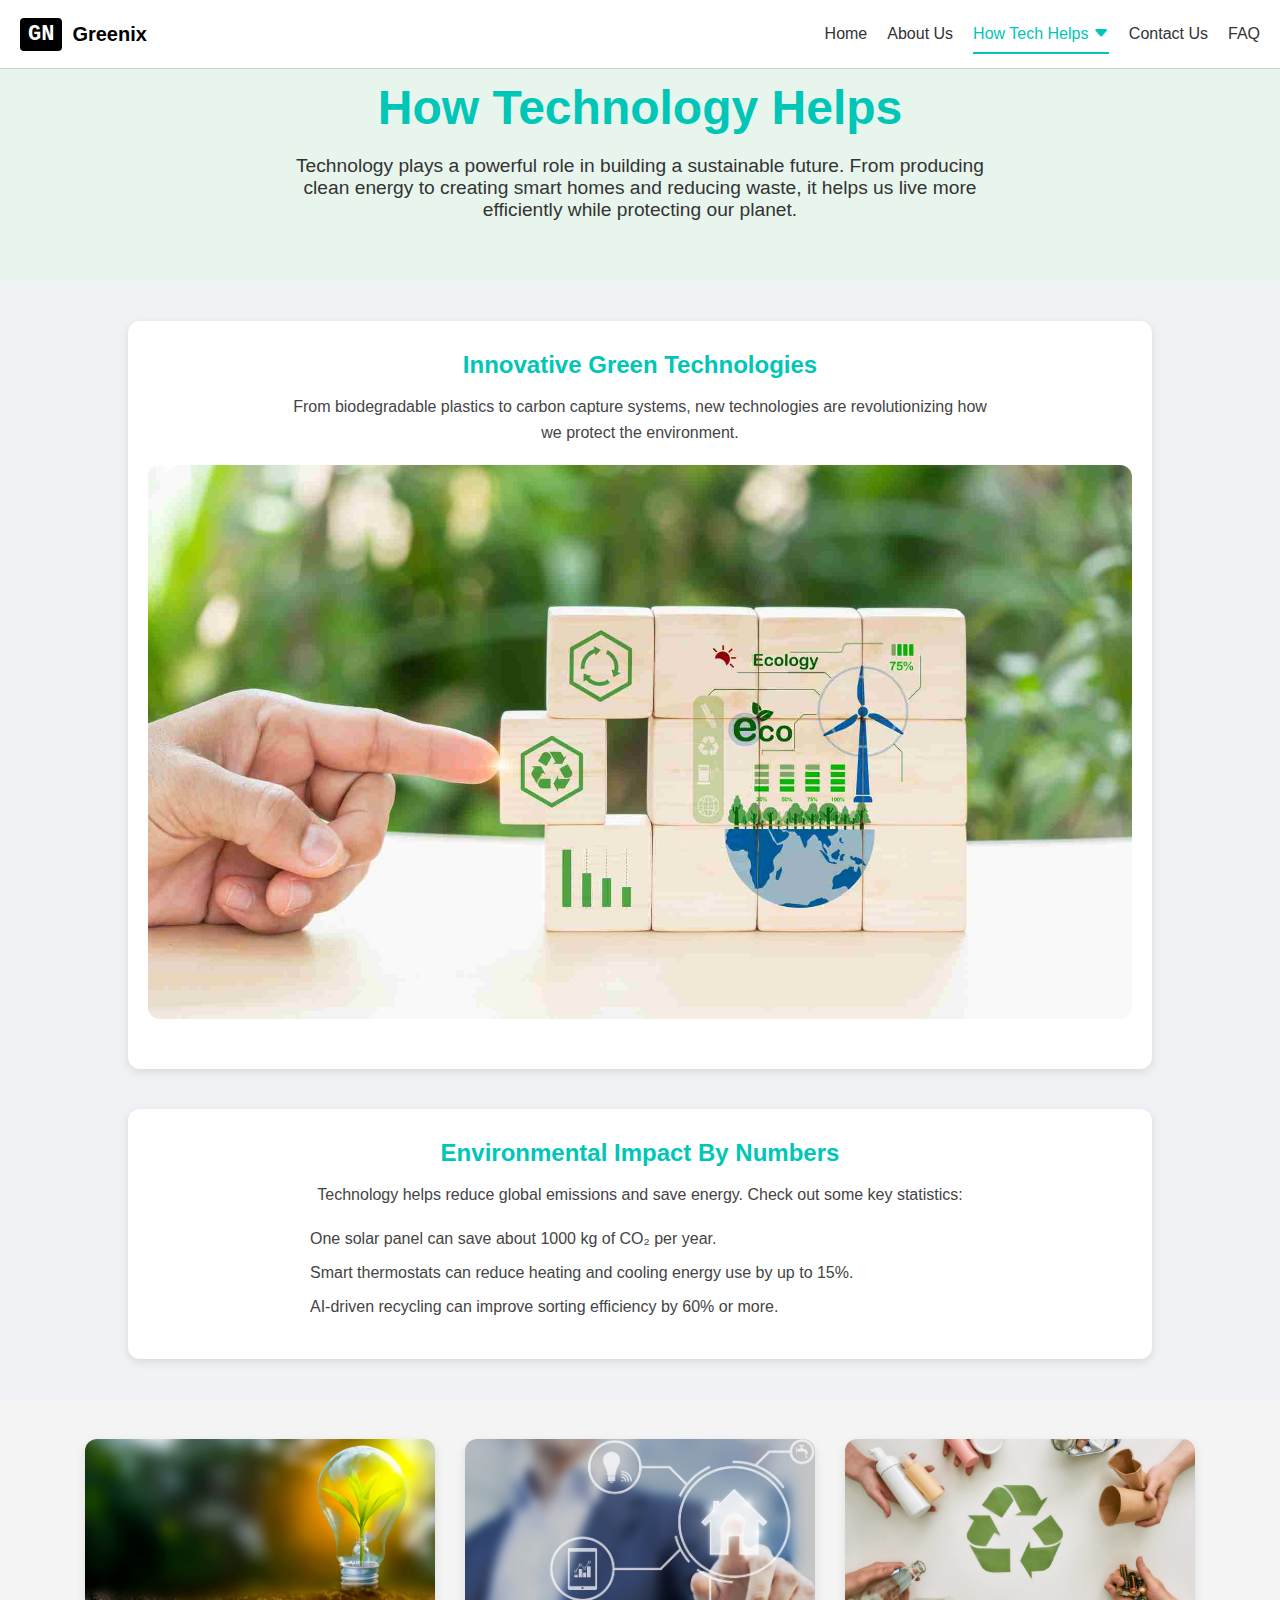
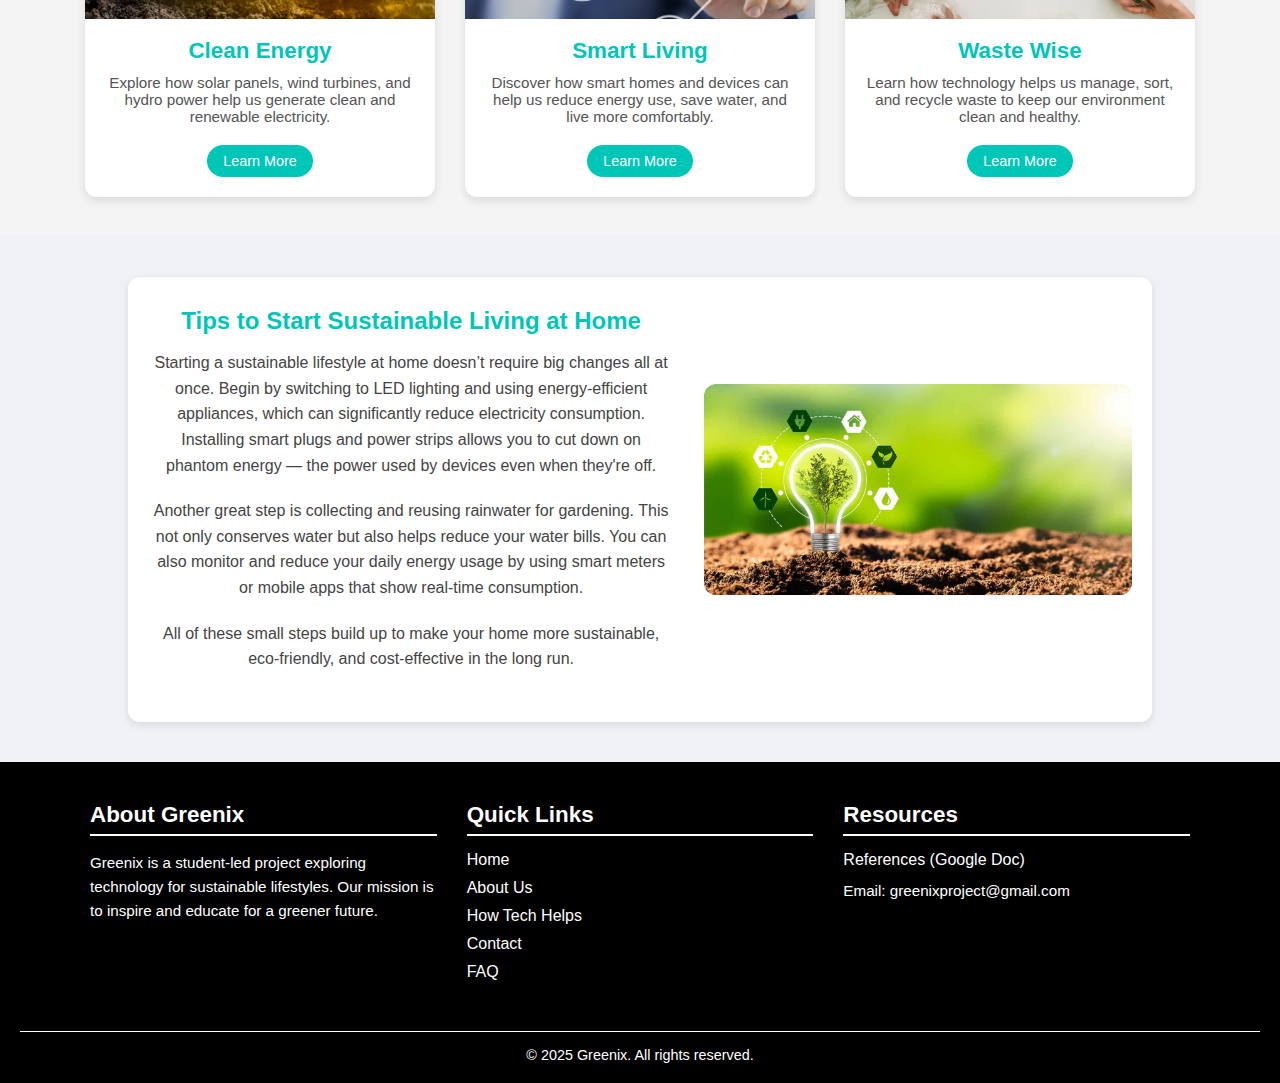
<file: Main page.html>
<!DOCTYPE html>
<html lang="en">
<head>
<meta charset="UTF-8" />
<meta name="viewport" content="width=device-width, initial-scale=1.0" />
<title>How Technology Helps | Greenix</title>
<link rel="stylesheet" href="column.css" />
<link rel="stylesheet" href="main.css" />
<link rel="stylesheet" href="https://cdn.jsdelivr.net/npm/bootstrap-icons@1.11.3/font/bootstrap-icons.min.css">
<link rel="icon" type="image/png" sizes="64x64" href="Images/dicky.png">
<style>
    .hero {
        background-color: #e7f5ec;
        padding: 80px 20px 40px;
        text-align: center;
    }

    .hero h1 {
        font-size: 3rem;
        color: #00c6b7;
    }

    .hero p {
        font-size: 1.2rem;
        max-width: 700px;
        margin: 20px auto;
        color: #333;
    }

    .tech-cards {
        display: flex;
        flex-wrap: wrap;
        justify-content: center;
        gap: 30px;
        padding: 40px 20px;
        background-color: #f4f4f4;
    }

    .tech-card {
        background-color: white;
        border-radius: 12px;
        box-shadow: 0 4px 10px rgba(0, 0, 0, 0.1);
        width: 350px;
        text-align: center;
        overflow: hidden;
        transition: transform 0.3s;
    }

    .tech-card img {
        width: 100%;
        height: 180px;
        object-fit: cover;
    }

    .tech-card h3 {
        font-size: 1.4rem;
        margin: 15px 0 10px;
        color: #00c6b7;
    }

    .tech-card p {
        font-size: 0.95rem;
        padding: 0 15px 20px;
        color: #555;
    }

    .tech-card a {
        display: inline-block;
        margin-bottom: 20px;
        padding: 8px 16px;
        background-color:  #00c6b7;
        color: white;
        text-decoration: none;
        border-radius: 18px;
        font-size: 0.9rem;
    }

    a:hover {
        color: #00c6b7;
        background-color: #e7f5ec;
    }

    @media (max-width: 768px) {
        .tech-cards {
            flex-direction: column;
            align-items: center;
        }
    }

    .extra-section {
        background-color: white;
        max-width: 80%;
        margin: 40px auto;
        padding: 30px 20px;
        border-radius: 12px;
        box-shadow: 0 3px 10px rgba(0,0,0,0.1);
    }

    .extra-section h2 {
        color: #00c6b7;
        margin-bottom: 15px;
        text-align: center;
    }

    .extra-section p {
        color: #444;
        line-height: 1.6;
        font-size: 1rem;
        max-width: 700px;
        margin: 0 auto 20px auto;
        text-align: center;
    }

    .extra-section img {
        display: block;
        max-width: 100%;
        margin: 0 auto 20px;
        border-radius: 12px;
    }

    .extra-section ul {
        max-width: 700px;
        margin: 0 auto;
        padding-left: 20px;
        color: #444;
        font-size: 1rem;
        line-height: 1.5;
    }

    /* Flex layout for the 3rd section only */
    .flex-split {
        display: flex;
        flex-wrap: wrap;
        align-items: center;
        justify-content: space-between;
        gap: 30px;
    }

    .flex-split .text {
        flex: 1 1 50%;
        min-width: 300px;
    }

    .flex-split .image {
        flex: 1 1 40%;
        min-width: 250px;
    }

    .flex-split .image img {
        width: 100%;
        height: auto;
        border-radius: 12px;
    }

    @media (max-width: 768px) {
        .flex-split {
            flex-direction: column;
            text-align: center;
        }

        .flex-split .text,
        .flex-split .image {
            flex: 1 1 100%;
        }
    }
        * {
    margin: 0;
    padding: 0;
    box-sizing: border-box;
    }

    body {
    font-family: 'Segoe UI', sans-serif;
    background: #f0f2f5;
    }

    header {
    background: #fff;
    padding: 15px 20px;
    display: flex;
    align-items: center;
    justify-content: space-between;
    position: fixed;
    width: 100%;
    z-index: 1000;
    border-bottom: 1px solid #ccc;
    }

    .logo-icon {
    background: #000;
    color: #fff;
    padding: 4px 8px;
    text-decoration: none;
    border-radius: 4px;
    font-weight: bold;
    font-size: 22px;
    font-family: monospace;
    margin-right: 10px;
    }

    .logo-text {
    text-decoration: none;
    color: black;
    font-weight: bold;
    font-size: 20px;
    margin-right: auto;
    }

    #menu-toggle {
    display: none;
    }

    .menu-icon {
    display: none;
    font-size: 28px;
    cursor: pointer;
    color: #333;
    }

    .nav-links {
    display: flex;
    gap: 20px;
    align-items: center;
    }

    .nav-links a {
    text-decoration: none;
    color: #333;
    font-weight: 500;
    position: relative;
    padding: 10px 0;
    }

    .nav-links a.active,
    .nav-links a:hover {
    color: #00c6b7;
    border-bottom: 2px solid #00c6b7;
    }

    .dropdown {
    position: relative;
    }

    .dropbtn {
    cursor: pointer;
    text-decoration: none;
    color: #333;
    font-weight: 500;
    padding: 10px 0;
    display: inline-block;
    }

    .dropdown-content {
    display: none;
    position: absolute;
    background-color: white;
    top: 100%;
    left: 0;
    box-shadow: 0px 4px 12px rgba(0, 0, 0, 0.15);
    z-index: 999;
    min-width: 180px;
    }

    .dropdown-content a {
    display: block;
    padding: 10px 16px;
    text-decoration: none;
    color: #333;
    }

    .dropdown-content a:hover {
    background-color: #f0f0f0;
    }

    .dropdown:hover .dropdown-content {
    display: block;
    }

    /* Responsive styles */
    @media (max-width: 768px) {
    .menu-icon {
        display: block;
    }

    .nav-links {
        position: absolute;
        top: 70px;
        left: 0;
        right: 0;
        background: white;
        flex-direction: column;
        align-items: flex-start;
        padding: 10px 20px;
        display: none;
        border-top: 1px solid #ccc;
    }

    #menu-toggle:checked + .menu-icon + .nav-links {
        display: flex;
    }

    .nav-links a,
    .dropbtn {
        width: 100%;
        padding: 12px 0;
        border-bottom: 1px solid #eee;
    }

    .dropdown-content {
        position: static;
        box-shadow: none;
        background-color: #f9f9f9;
        width: 100%;
        padding-left: 15px;
    }

    .dropdown-content a {
        padding: 10px 10px;
        border-bottom: 1px solid #ddd;
    }

    .dropdown:hover .dropdown-content {
        display: block;
    }
    }
</style>
</head>
<body>

<header>
    <a href="index.html" class="logo-icon">GN</a>
    <a href="index.html" class="logo-text">Greenix</a>

    <input type="checkbox" id="menu-toggle">
    <label for="menu-toggle" class="menu-icon"><i class="bi bi-list"></i></label>

    <nav class="nav-links">
    <a href="index.html">Home</a>
    <a href="About us.html">About Us</a>
    <div class="dropdown">
        <a href="Main page.html" class="active" class="dropbtn">How Tech Helps <i class="bi bi-caret-down-fill"></i></a>
        <div class="dropdown-content">
        <a href="green-energy.html">Green Energy</a>
        <a href="smart-living.html">Smart Living</a>
        <a href="wastewise.html">Waste Wise</a>
        </div>
    </div>
    <a href="contact.html">Contact Us</a>
    <a href="faq.html">FAQ</a>
    </nav>
</header>

<section class="hero">
    <h1>How <span class="highlight">Technology</span> Helps</h1>
    <p>
        Technology plays a powerful role in building a sustainable future.
        From producing clean energy to creating smart homes and reducing waste,
        it helps us live more efficiently while protecting our planet.
    </p>
</section>

<section class="extra-section">
    <h2>Innovative Green Technologies</h2>
    <p>From biodegradable plastics to carbon capture systems, new technologies are revolutionizing how we protect the environment.</p>
    <img src="Images/Green-Innovation-Concept.jpeg" alt="Green Innovations" />
</section>

<section class="extra-section">
    <h2>Environmental Impact By Numbers</h2>
    <p>Technology helps reduce global emissions and save energy. Check out some key statistics:</p>
    <ul>
        <li>One solar panel can save about 1000 kg of CO₂ per year.</li>
        <li>Smart thermostats can reduce heating and cooling energy use by up to 15%.</li>
        <li>AI-driven recycling can improve sorting efficiency by 60% or more.</li>
    </ul>
</section>

<section class="tech-cards">
    <div class="tech-card">
        <img src="Images/clean-vs-green-energy.webp" alt="Green Energy" />
        <h3>Clean Energy</h3>
        <p>Explore how solar panels, wind turbines, and hydro power help us generate clean and renewable electricity.</p>
        <a href="green-energy.html">Learn More</a>
    </div>

    <div class="tech-card">
        <img src="Images/smart4.jpg" alt="Smart Living" />
        <h3>Smart Living</h3>
        <p>Discover how smart homes and devices can help us reduce energy use, save water, and live more comfortably.</p>
        <a href="smart-living.html">Learn More</a>
    </div>

    <div class="tech-card">
        <img src="Images/iStock-1253713039-1-1-1024x683.jpeg" alt="Waste Wise" />
        <h3>Waste Wise</h3>
        <p>Learn how technology helps us manage, sort, and recycle waste to keep our environment clean and healthy.</p>
        <a href="wastewise.html">Learn More</a>
    </div>
</section>

<section class="extra-section flex-split">
    <div class="text">
        <h2>Tips to Start Sustainable Living at Home</h2>
        <p>
            Starting a sustainable lifestyle at home doesn’t require big changes all at once.
            Begin by switching to LED lighting and using energy-efficient appliances, which can significantly reduce electricity consumption.
            Installing smart plugs and power strips allows you to cut down on phantom energy — the power used by devices even when they're off.
        </p>
        <p>
            Another great step is collecting and reusing rainwater for gardening.
            This not only conserves water but also helps reduce your water bills.
            You can also monitor and reduce your daily energy usage by using smart meters or mobile apps that show real-time consumption.
        </p>
        <p>
            All of these small steps build up to make your home more sustainable, eco-friendly, and cost-effective in the long run.
        </p>
    </div>
    <div class="image">
        <img src="Images/0_X5QIFUSM1050ddoo.jpg" alt="Sustainable Home" />
    </div>
</section>
<footer>
  <div class="aurora-container">
    <div class="forest-chamber">
      <h2 class="greenix-title">About Greenix</h2>
      <p class="greenix-text">Greenix is a student-led project exploring technology for sustainable lifestyles. Our mission is to inspire and educate for a greener future.</p>
    </div>

       <div class="river-links">
      <h2 class="greenix-title">Quick Links</h2>
      <ul>
        <li><a class="greenix-link" href="index.html">Home</a></li>
        <li><a class="greenix-link" href="About us.html">About Us</a></li>
        <li><a class="greenix-link" href="Main page.html">How Tech Helps</a></li>
        <li><a class="greenix-link" href="contact.html">Contact</a></li>
        <li><a class="greenix-link" href="faq.html">FAQ</a></li>
      </ul>
    </div>

    <div class="meadow-resources">
      <h2 class="greenix-title">Resources</h2>
      <ul>
        <li><a class="greenix-link" href="https://docs.google.com/document/d/1abcXYZ" target="_blank" rel="noopener noreferrer">References (Google Doc)</a></li>
        <li class="greenix-text">Email: <a class="greenix-link" href="mailto:greenixproject@gmail.com">greenixproject@gmail.com</a></li>
      </ul>
    </div>
  </div>

  <div class="twilight-bottom">
    &copy; 2025 Greenix. All rights reserved.
  </div>

  <style>
    footer {
      background-color: #000; /* true black */
      color: white;
      padding: 40px 20px 20px;
      font-family: 'Segoe UI', Tahoma, Geneva, Verdana, sans-serif;
    }

    .aurora-container {
      max-width: 1100px;
      margin: 0 auto;
      display: flex;
      flex-wrap: wrap;
      justify-content: space-between;
      gap: 30px;
    }

    .forest-chamber,
    .river-links,
    .meadow-resources {
      flex: 1 1 250px;
      min-width: 220px;
    }

    .greenix-title {
      font-size: 1.4rem;
      margin-bottom: 15px;
      border-bottom: 2px solid #ffffff;
      padding-bottom: 6px;
      color: #ffffff;
    }

    .greenix-text {
      line-height: 1.6;
      font-size: 0.95rem;
      color: white;
    }

    ul {
      list-style: none;
      padding-left: 0;
    }

    ul li {
      margin-bottom: 10px;
    }

    .greenix-link {
      color: white;
      text-decoration: none;
    }

    .twilight-bottom {
      text-align: center;
      margin-top: 40px;
      font-size: 0.9rem;
      color: #ffffff;
      border-top: 1px solid #ffffff;
      padding-top: 15px;
    }

    /* Responsive */
    @media (max-width: 720px) {
      .aurora-container {
        flex-direction: column;
        gap: 40px;
      }

      .forest-chamber,
      .river-links,
      .meadow-resources {
        min-width: 100%;
      }
    }
  </style>
</footer>
</body>
</html>
</file>
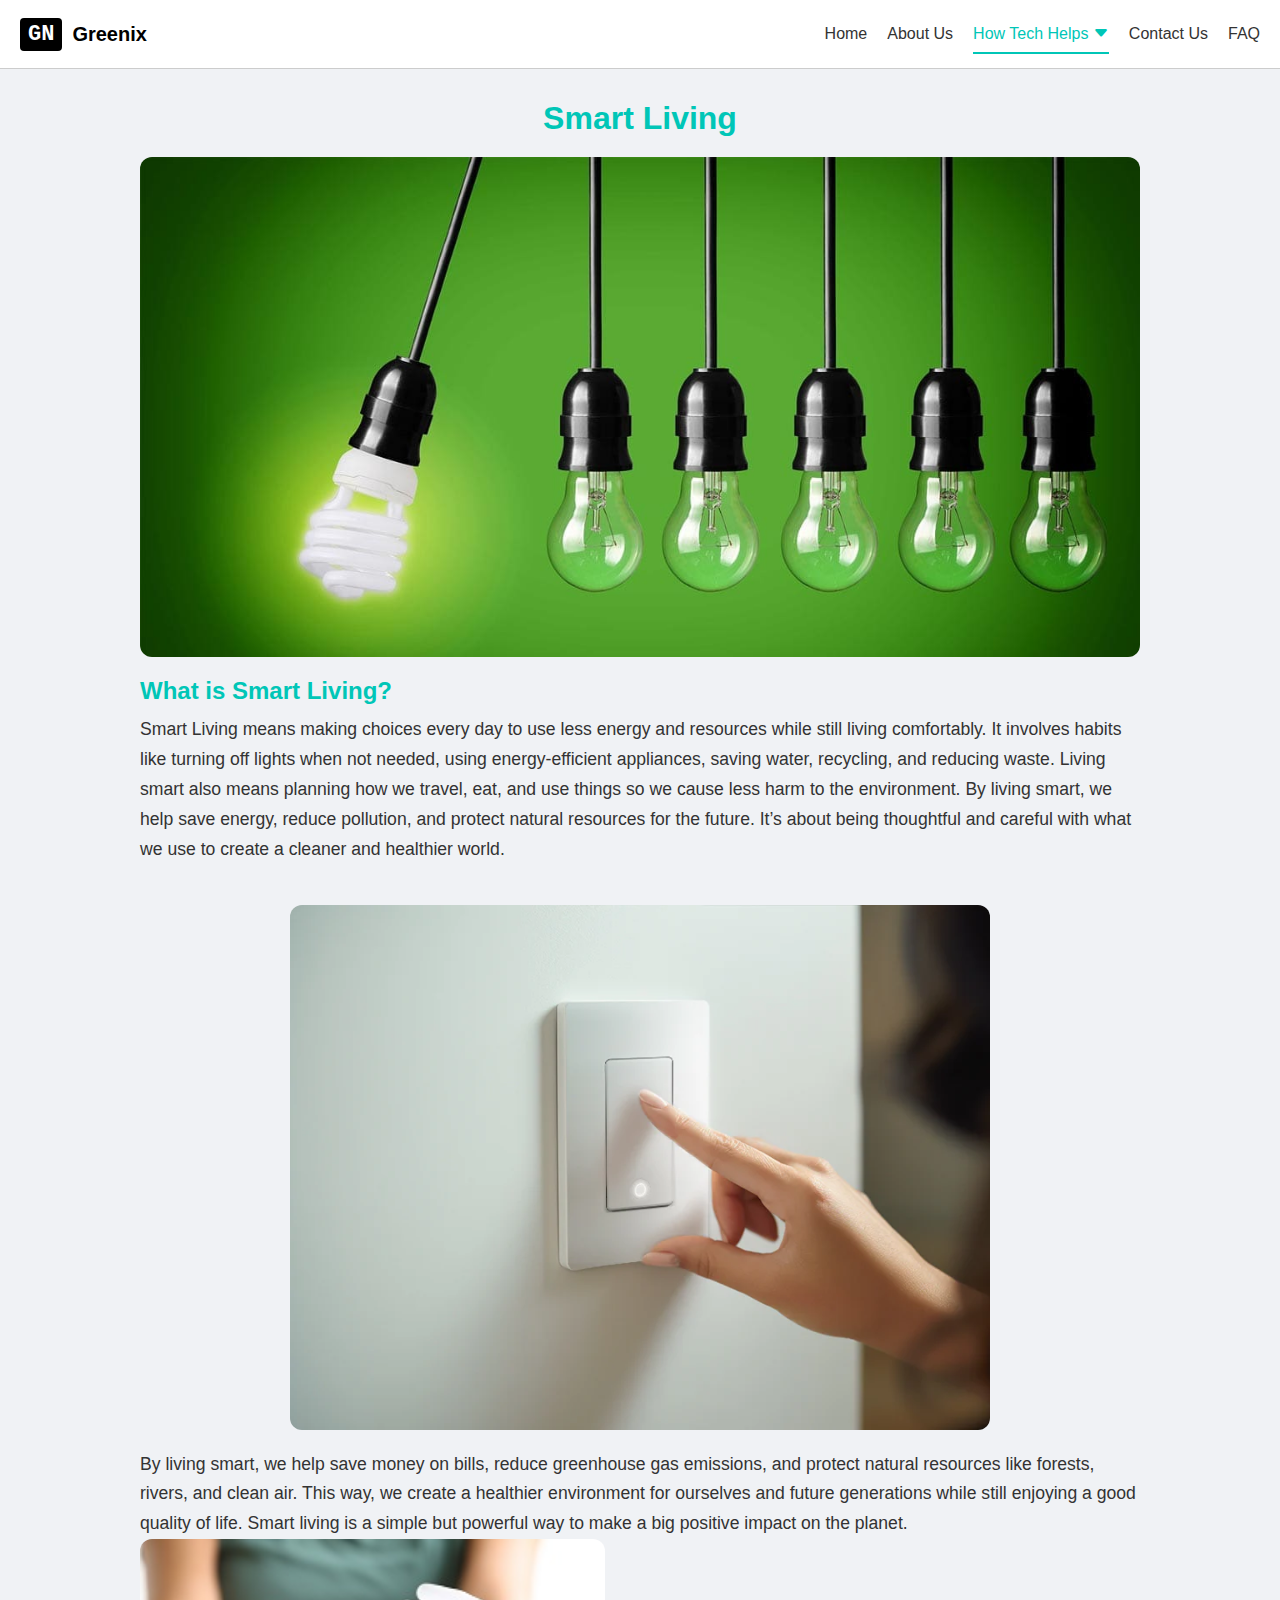
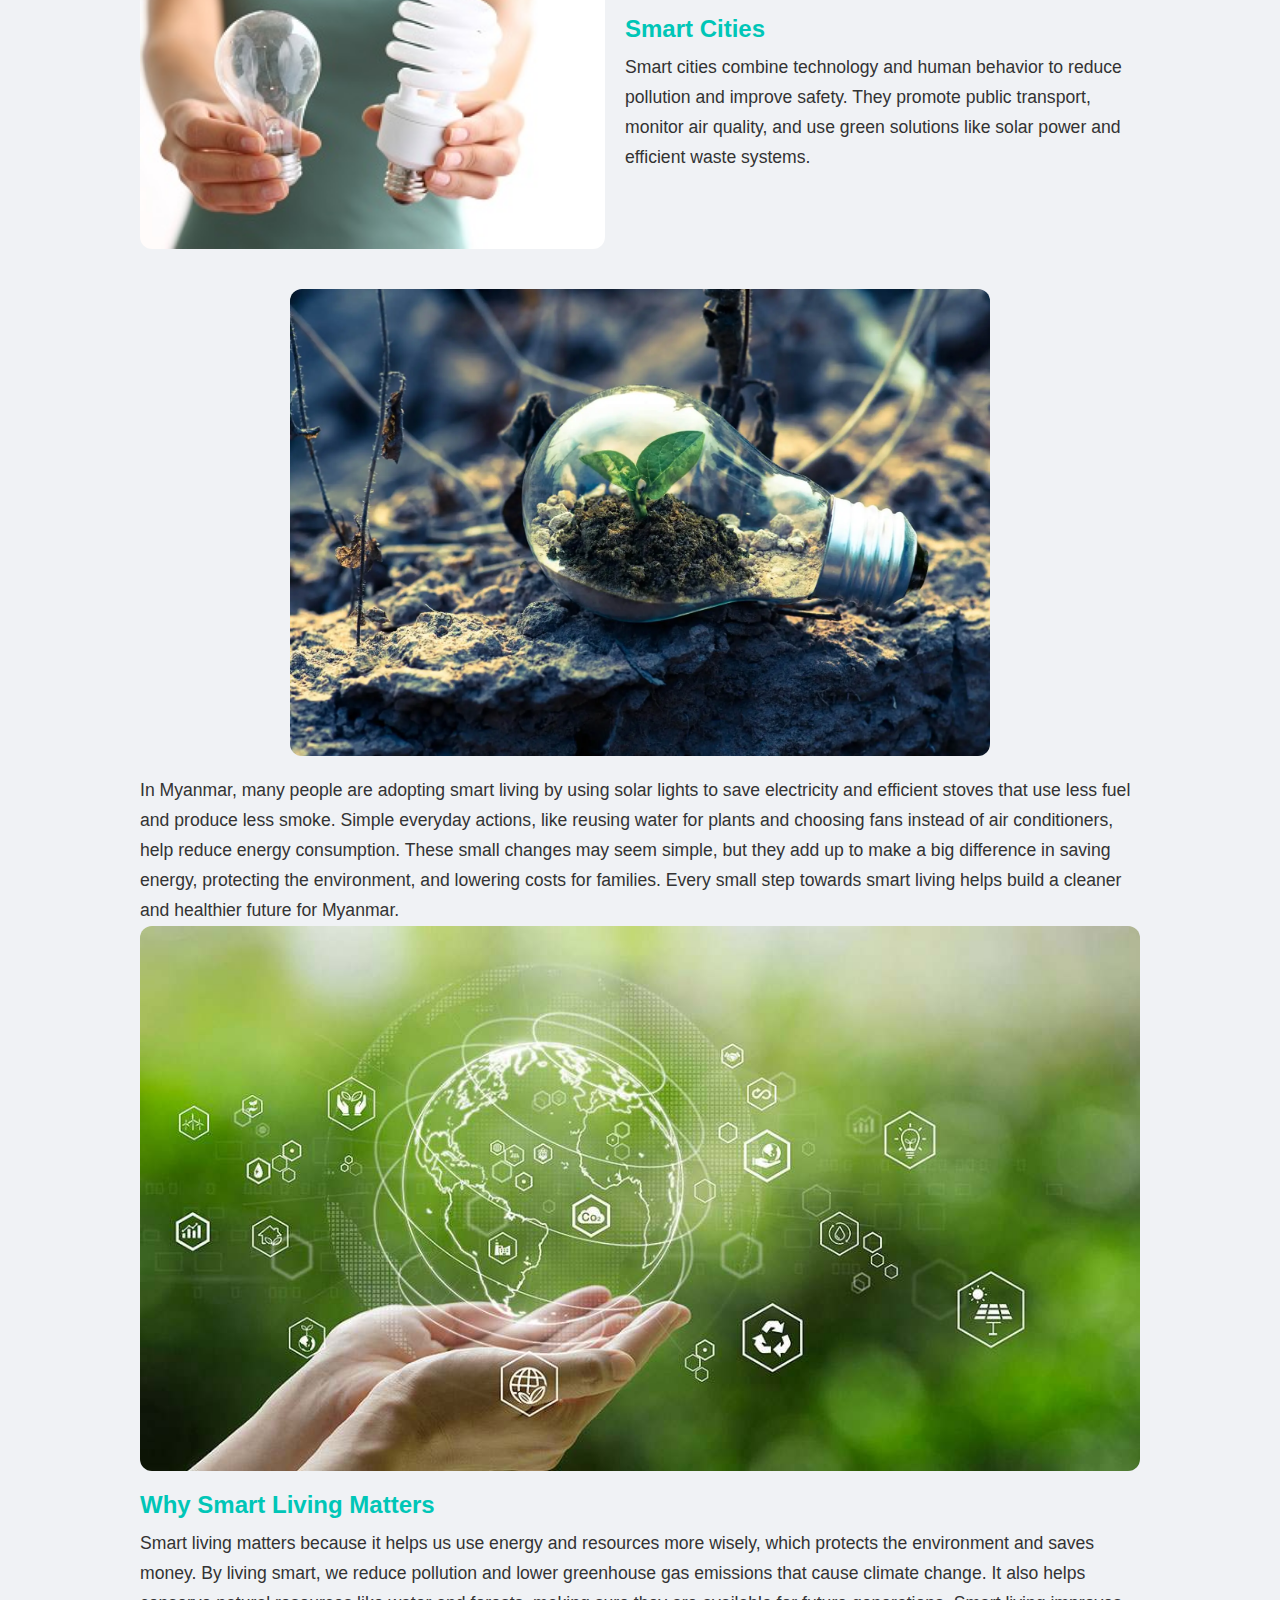
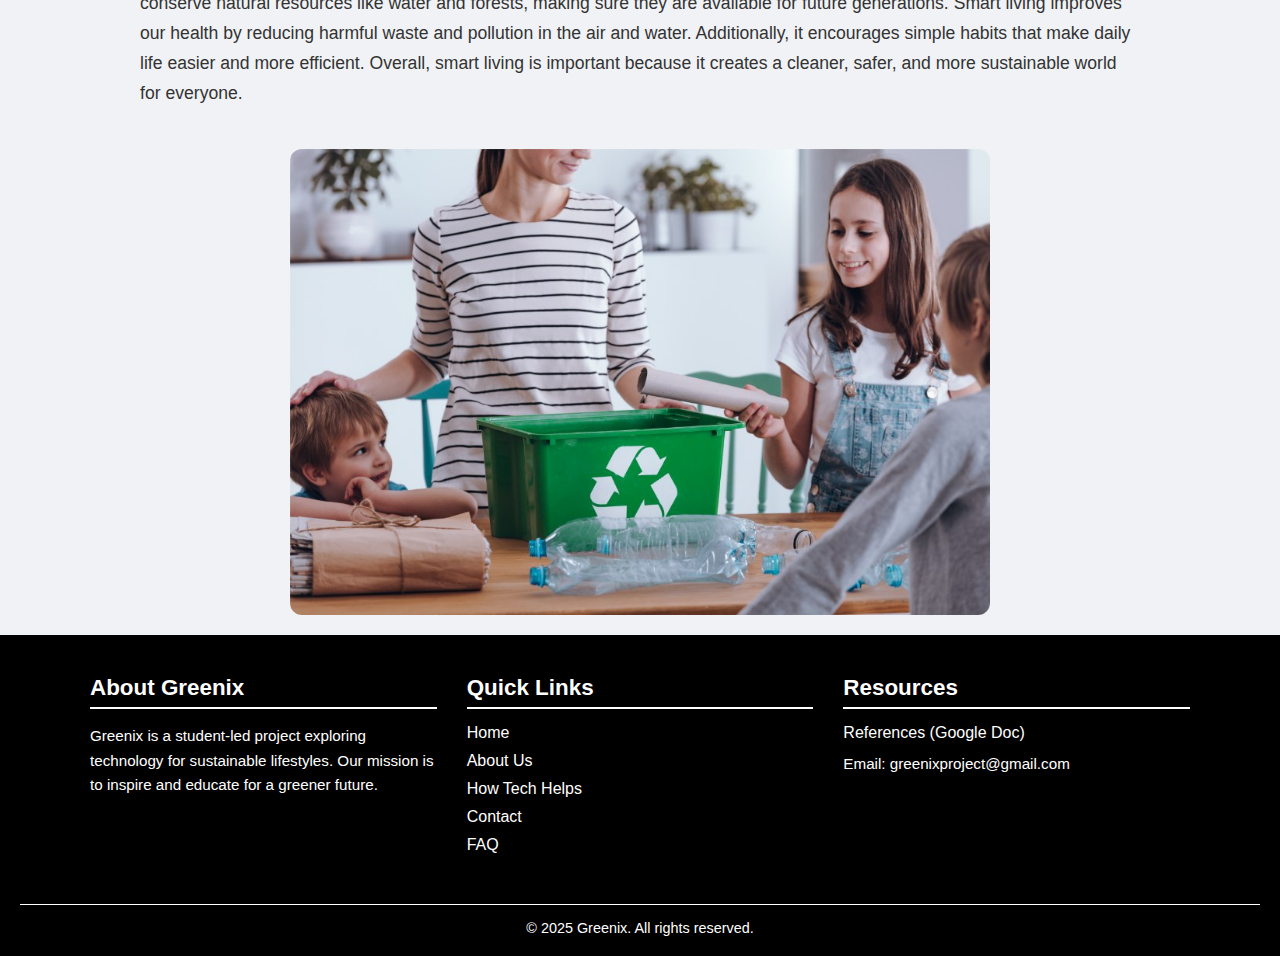
<file: smart-living.html>
<!DOCTYPE html>
<html lang="en">
<head>
  <meta charset="UTF-8" />
  <meta name="viewport" content="width=device-width, initial-scale=1.0"/>
  <title>Smart Living | Greenix</title>
  <link rel="stylesheet" href="https://cdn.jsdelivr.net/npm/bootstrap-icons@1.11.3/font/bootstrap-icons.min.css">
  <link rel="icon" type="image/png" sizes="64x64" href="Images/dicky.png">
  <style>
  * {
    margin: 0;
    padding: 0;
    box-sizing: border-box;
  }

  body {
    font-family: 'Segoe UI', sans-serif;
    background: #f0f2f5;
    color: #222;
  }

  header {
    background: #fff;
    padding: 15px 20px;
    display: flex;
    align-items: center;
    justify-content: space-between;
    position: fixed;
    width: 100%;
    z-index: 1000;
    border-bottom: 1px solid #ccc;
  }

  .logo-icon {
    background: #000;
    color: #fff;
    padding: 4px 8px;
    text-decoration: none;
    border-radius: 4px;
    font-weight: bold;
    font-size: 22px;
    font-family: monospace;
    margin-right: 10px;
  }

  .logo-text {
    text-decoration: none;
    color: black;
    font-weight: bold;
    font-size: 20px;
    margin-right: auto;
  }

  #menu-toggle {
    display: none;
  }

  .menu-icon {
    display: none;
    font-size: 28px;
    cursor: pointer;
    color: #333;
  }

  .nav-links {
    display: flex;
    gap: 20px;
    align-items: center;
  }

  .nav-links a {
    text-decoration: none;
    color: #333;
    font-weight: 500;
    position: relative;
    padding: 10px 0;
  }

  .nav-links a.active,
  .nav-links a:hover {
    color: #00c6b7;
    border-bottom: 2px solid #00c6b7;
  }

  .dropdown {
    position: relative;
  }

  .dropbtn {
    cursor: pointer;
    text-decoration: none;
    color: #333;
    font-weight: 500;
    padding: 10px 0;
    display: inline-block;
  }

  .dropdown-content {
    display: none;
    position: absolute;
    background-color: white;
    top: 100%;
    left: 0;
    box-shadow: 0px 4px 12px rgba(0, 0, 0, 0.15);
    z-index: 999;
    min-width: 180px;
  }

  .dropdown-content a {
    display: block;
    padding: 10px 16px;
    text-decoration: none;
    color: #333;
  }

  .dropdown-content a:hover {
    background-color: #f0f0f0;
  }

  .dropdown:hover .dropdown-content {
    display: block;
  }

  main {
    padding-top: 100px;
    max-width: 1000px;
    margin: auto;
  }

  h1 {
    color: #00c6b7;
    margin-bottom: 20px;
    text-align: center;
  }

  .side-by-side {
    display: flex;
    flex-wrap: wrap;
    gap: 20px;
    align-items: center;
    margin-bottom: 40px;
  }

  .side-by-side img {
    flex: 1 1 45%;
    width: 100%;
    border-radius: 12px;
  }

  .side-by-side div {
    flex: 1 1 50%;
  }

  .stacked img {
    width: 100%;
    max-width: 700px;
    border-radius: 12px;
    display: block;
    margin: 0 auto 20px;
  }

  h2 {
    color: #00c6b7;
    margin-bottom: 10px;
  }

  p {
    font-size: 1.1rem;
    color: #333;
    line-height: 1.7;
  }

  /* Responsive styles */
  @media (max-width: 768px) {
    .menu-icon {
      display: block;
    }

    .nav-links {
      position: absolute;
      top: 70px;
      left: 0;
      right: 0;
      background: white;
      flex-direction: column;
      align-items: flex-start;
      padding: 10px 20px;
      display: none;
      border-top: 1px solid #ccc;
    }

    #menu-toggle:checked + .menu-icon + .nav-links {
      display: flex;
    }

    .nav-links a,
    .dropbtn {
      width: 100%;
      padding: 12px 0;
      border-bottom: 1px solid #eee;
    }

    .dropdown-content {
      position: static;
      box-shadow: none;
      background-color: #f9f9f9;
      width: 100%;
      padding-left: 15px;
    }

    .dropdown-content a {
      padding: 10px 10px;
      border-bottom: 1px solid #ddd;
    }

    .dropdown:hover .dropdown-content {
      display: block;
    }

    .side-by-side {
      flex-direction: column;
    }

    .side-by-side img,
    .side-by-side div {
      flex: 1 1 100%;
    }

    main {
      padding-top: 120px;
      padding-left: 10px;
      padding-right: 10px;
    }
  }
  </style>
</head>
<body>

<header>
  <a href="index.html" class="logo-icon">GN</a>
  <a href="index.html" class="logo-text">Greenix</a>

  <input type="checkbox" id="menu-toggle" />
  <label for="menu-toggle" class="menu-icon"><i class="bi bi-list"></i></label>

  <nav class="nav-links">
    <a href="index.html">Home</a>
    <a href="About us.html">About Us</a>
    <div class="dropdown">
      <a href="Main page.html" class="active" class="dropbtn">How Tech Helps <i class="bi bi-caret-down-fill"></i></a>
      <div class="dropdown-content">
        <a href="green-energy.html">Green Energy</a>
        <a href="smart-living.html" class="active">Smart Living</a>
        <a href="wastewise.html">Waste Wise</a>
      </div>
    </div>
    <a href="contact.html">Contact Us</a>
    <a href="faq.html">FAQ</a>
  </nav>
</header>

<main>
  <h1>Smart Living</h1>

  <div class="side-by-side">
    <img src="Images/isowall-4-ways-to-save-energy-in-the-manufacturing-workspace.jpg" alt="Smart Living Habits" />
    <div>
      <h2>What is Smart Living?</h2>
      <p>Smart Living means making choices every day to use less energy and resources while still living comfortably. It involves habits like turning off lights when not needed, using energy-efficient appliances, saving water, recycling, and reducing waste. Living smart also means planning how we travel, eat, and use things so we cause less harm to the environment. By living smart, we help save energy, reduce pollution, and protect natural resources for the future. It’s about being thoughtful and careful with what we use to create a cleaner and healthier world.</p>
    </div>
  </div>

  <div class="stacked">
    <img src="Images/1.800x600.webp" alt="Energy Efficient Home" />
    <p>By living smart, we help save money on bills, reduce greenhouse gas emissions, and protect natural resources like forests, rivers, and clean air. This way, we create a healthier environment for ourselves and future generations while still enjoying a good quality of life. Smart living is a simple but powerful way to make a big positive impact on the planet.</p>
  </div>

  <div class="side-by-side">
    <img src="Images/shutterstock_19263952.jpg" alt="Eco Smart City" />
    <div>
      <h2>Smart Cities</h2>
      <p>Smart cities combine technology and human behavior to reduce pollution and improve safety. They promote public transport, monitor air quality, and use green solutions like solar power and efficient waste systems.</p>
    </div>
  </div>

  <div class="stacked">
    <img src="Images/Tips-for-Sustainable-Living-During-the-Winter.webp" alt="Smart Tech in Myanmar" />
    <p>In Myanmar, many people are adopting smart living by using solar lights to save electricity and efficient stoves that use less fuel and produce less smoke. Simple everyday actions, like reusing water for plants and choosing fans instead of air conditioners, help reduce energy consumption. These small changes may seem simple, but they add up to make a big difference in saving energy, protecting the environment, and lowering costs for families. Every small step towards smart living helps build a cleaner and healthier future for Myanmar.</p>
  </div>

  <div class="side-by-side">
    <img src="Images/sustainability-training-tips-infographic.jpg" alt="Smart Living Benefits" />
    <div>
      <h2>Why Smart Living Matters</h2>
      <p>Smart living matters because it helps us use energy and resources more wisely, which protects the environment and saves money. By living smart, we reduce pollution and lower greenhouse gas emissions that cause climate change. It also helps conserve natural resources like water and forests, making sure they are available for future generations. Smart living improves our health by reducing harmful waste and pollution in the air and water. Additionally, it encourages simple habits that make daily life easier and more efficient. Overall, smart living is important because it creates a cleaner, safer, and more sustainable world for everyone.</p>
    </div>
  </div>

  <div class="stacked">
    <img src="Images/mother-teaching-how-to-recycle-900x600.jpg" alt="Family Using Smart Devices" />
  </div>
</main>
<footer>
  <div class="aurora-container">
    <div class="forest-chamber">
      <h2 class="greenix-title">About Greenix</h2>
      <p class="greenix-text">Greenix is a student-led project exploring technology for sustainable lifestyles. Our mission is to inspire and educate for a greener future.</p>
    </div>

        <div class="river-links">
      <h2 class="greenix-title">Quick Links</h2>
      <ul>
        <li><a class="greenix-link" href="index.html">Home</a></li>
        <li><a class="greenix-link" href="About us.html">About Us</a></li>
        <li><a class="greenix-link" href="Main page.html">How Tech Helps</a></li>
        <li><a class="greenix-link" href="contact.html">Contact</a></li>
        <li><a class="greenix-link" href="faq.html">FAQ</a></li>
      </ul>
    </div>

    <div class="meadow-resources">
      <h2 class="greenix-title">Resources</h2>
      <ul>
        <li><a class="greenix-link" href="https://docs.google.com/document/d/1abcXYZ" target="_blank" rel="noopener noreferrer">References (Google Doc)</a></li>
        <li class="greenix-text">Email: <a class="greenix-link" href="mailto:greenixproject@gmail.com">greenixproject@gmail.com</a></li>
      </ul>
    </div>
  </div>

  <div class="twilight-bottom">
    &copy; 2025 Greenix. All rights reserved.
  </div>

  <style>
    footer {
      background-color: #000; /* true black */
      color: white;
      padding: 40px 20px 20px;
      font-family: 'Segoe UI', Tahoma, Geneva, Verdana, sans-serif;
    }

    .aurora-container {
      max-width: 1100px;
      margin: 0 auto;
      display: flex;
      flex-wrap: wrap;
      justify-content: space-between;
      gap: 30px;
    }

    .forest-chamber,
    .river-links,
    .meadow-resources {
      flex: 1 1 250px;
      min-width: 220px;
    }

    .greenix-title {
      font-size: 1.4rem;
      margin-bottom: 15px;
      border-bottom: 2px solid #ffffff;
      padding-bottom: 6px;
      color: #ffffff;
    }

    .greenix-text {
      line-height: 1.6;
      font-size: 0.95rem;
      color: white;
    }

    ul {
      list-style: none;
      padding-left: 0;
    }

    ul li {
      margin-bottom: 10px;
    }

    .greenix-link {
      color: white;
      text-decoration: none;
    }

    .twilight-bottom {
      text-align: center;
      margin-top: 40px;
      font-size: 0.9rem;
      color: #ffffff;
      border-top: 1px solid #ffffff;
      padding-top: 15px;
    }

    /* Responsive */
    @media (max-width: 720px) {
      .aurora-container {
        flex-direction: column;
        gap: 40px;
      }

      .forest-chamber,
      .river-links,
      .meadow-resources {
        min-width: 100%;
      }
    }
  </style>
</footer>
</body>
</html>
</file>
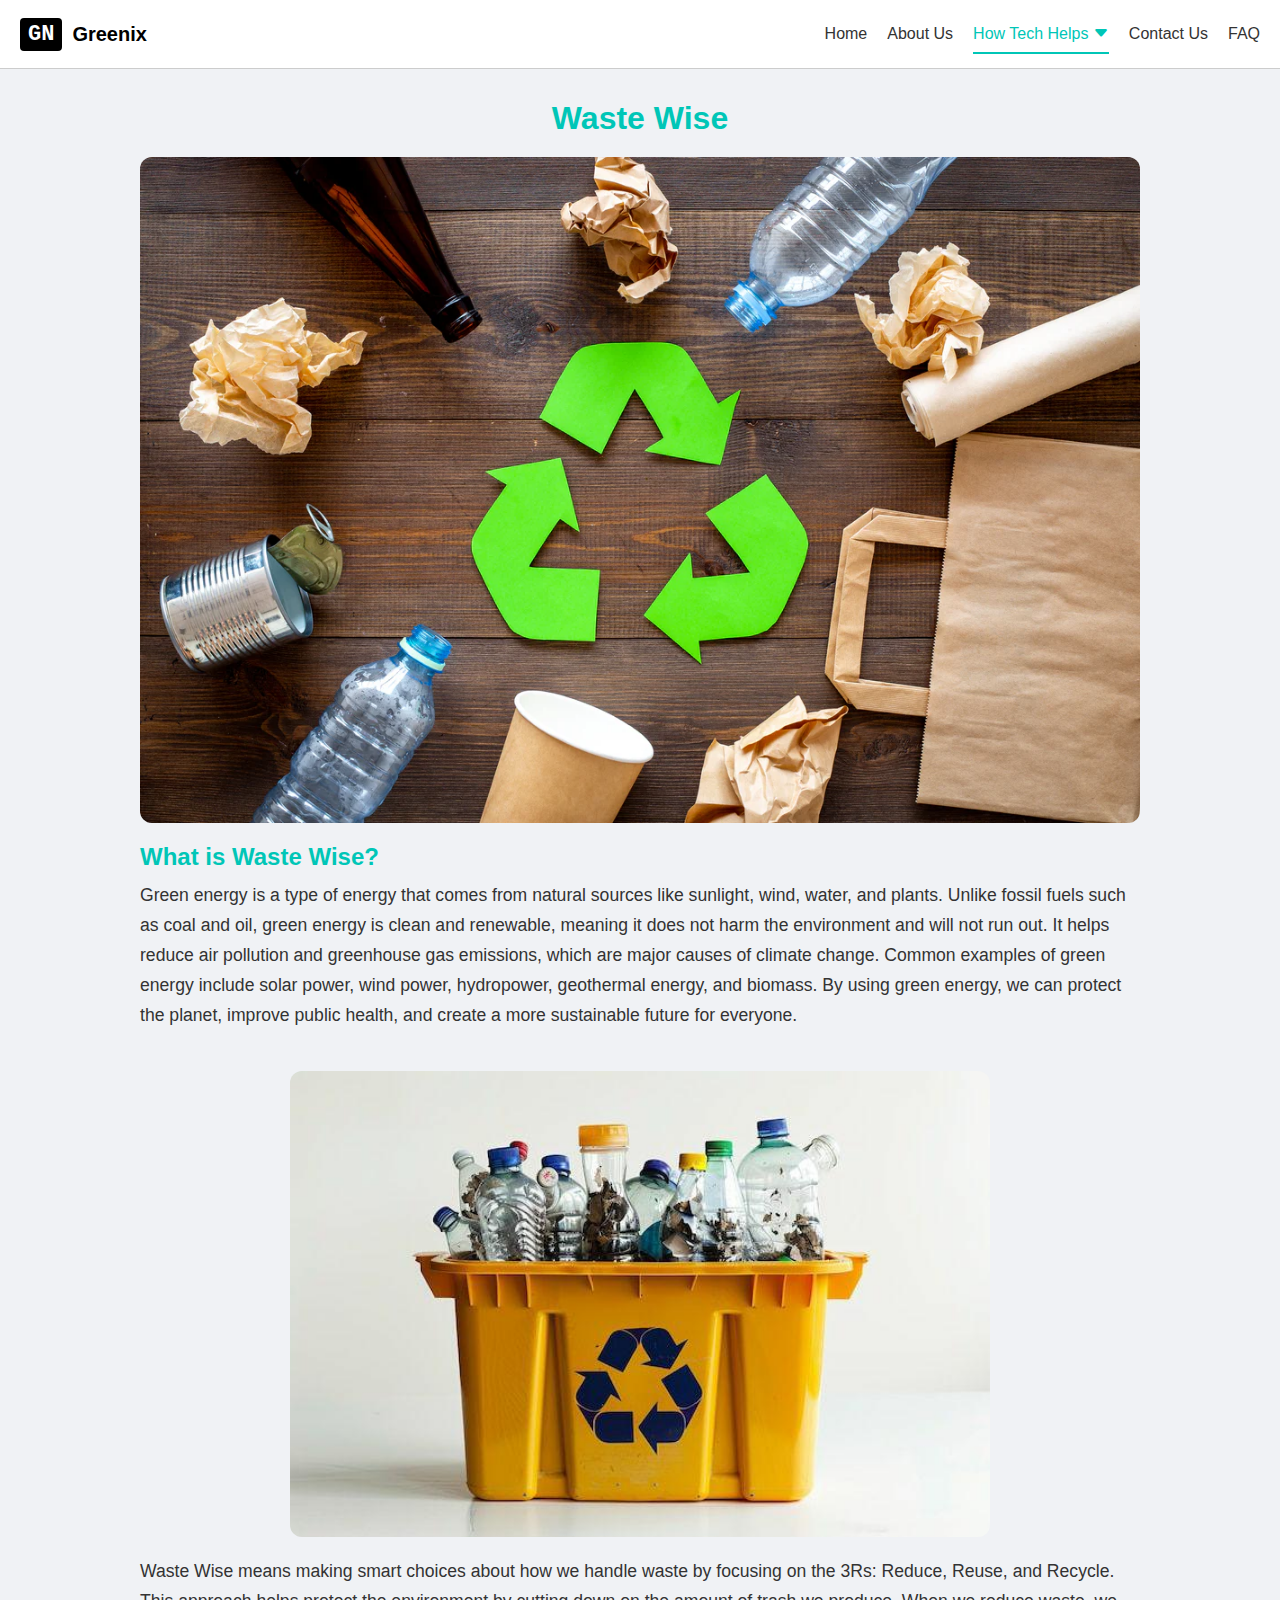
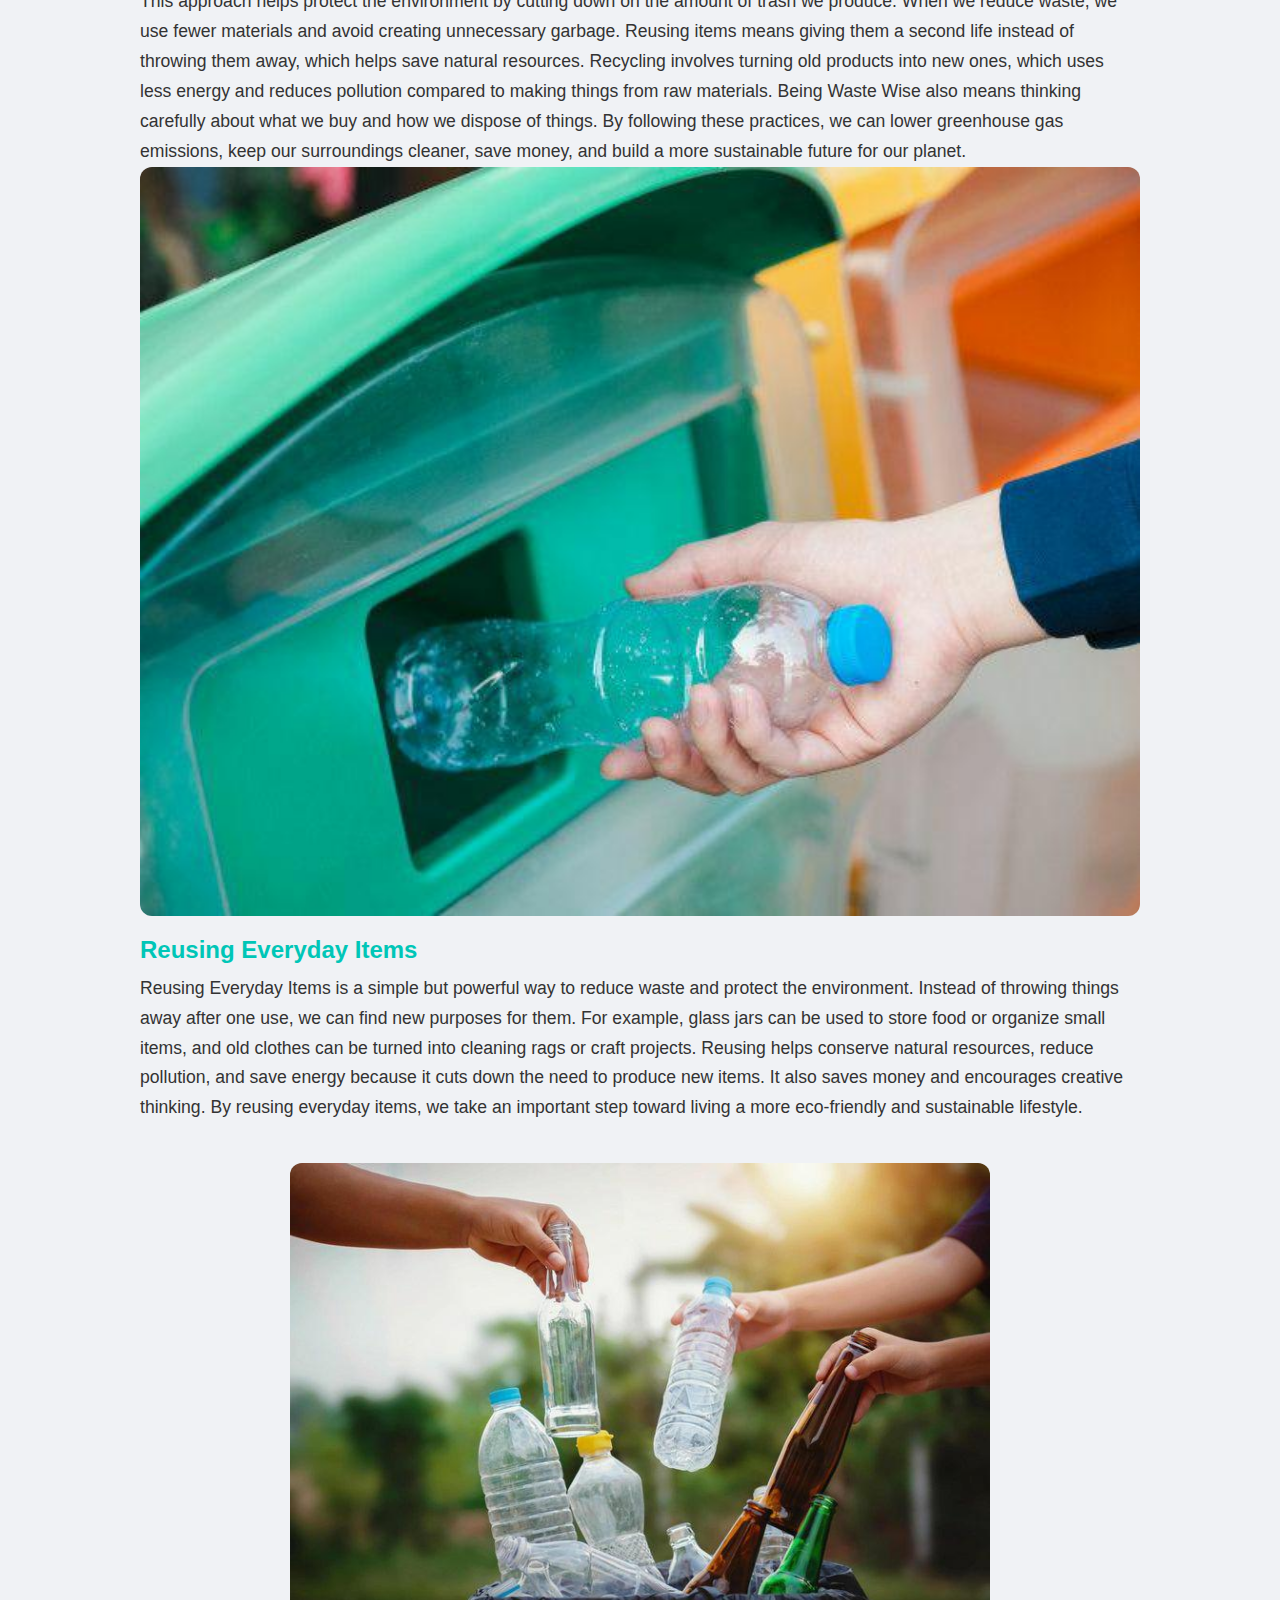
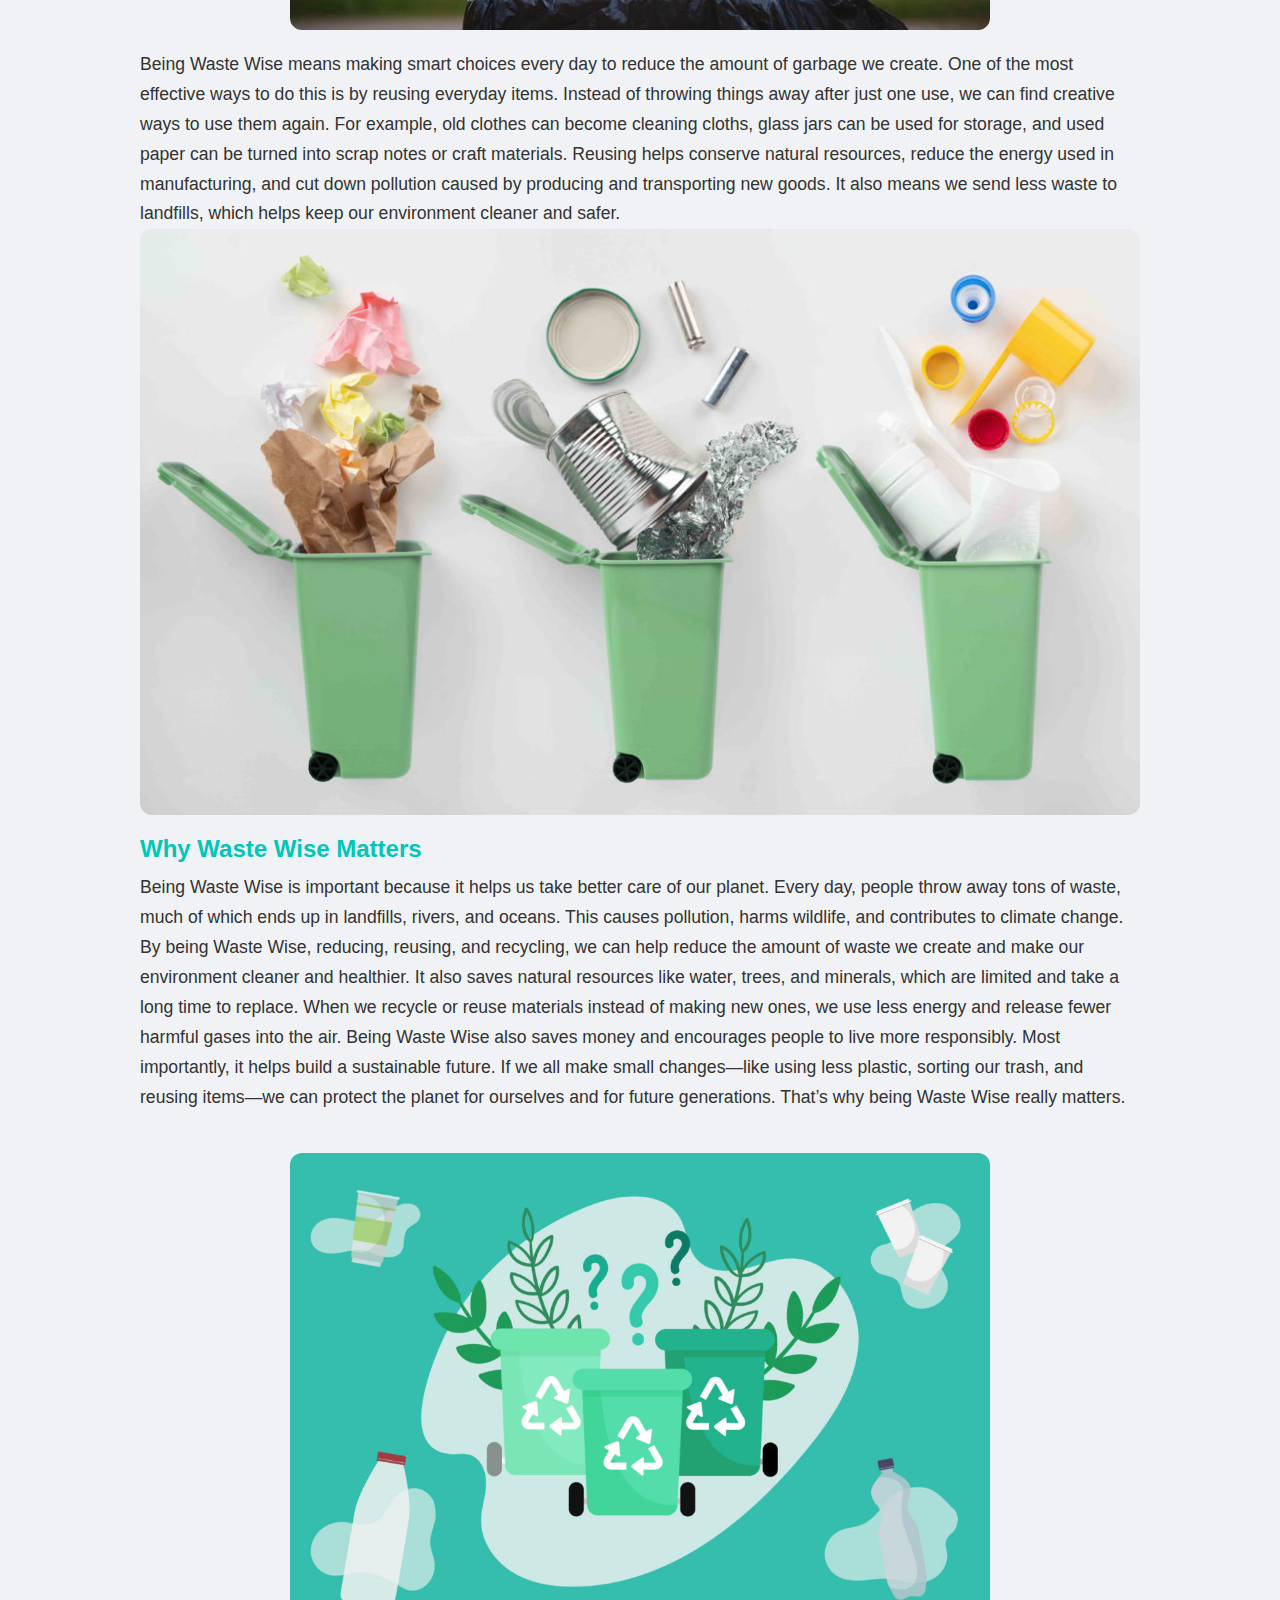
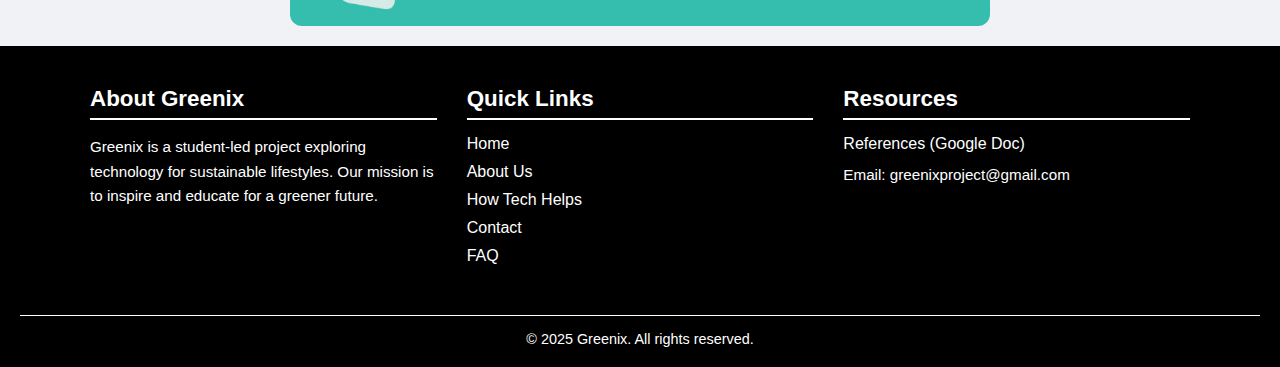
<file: wastewise.html>
<!DOCTYPE html>
<html lang="en">
<head>
<meta charset="UTF-8" />
<meta name="viewport" content="width=device-width, initial-scale=1.0"/>
<title>Green Energy | Greenix</title>
<link rel="stylesheet" href="https://cdn.jsdelivr.net/npm/bootstrap-icons@1.11.3/font/bootstrap-icons.min.css">
<link rel="icon" type="image/png" sizes="64x64" href="Images/dicky.png">
<style>
  * {
    margin: 0;
    padding: 0;
    box-sizing: border-box;
}
body {
    font-family: 'Segoe UI', sans-serif;
    background: #f0f2f5;
    color: #222;
}
header {
    background: #fff;
    padding: 15px 20px;
    display: flex;
    align-items: center;
    justify-content: space-between;
    position: fixed;
    width: 100%;
    z-index: 1000;
    border-bottom: 1px solid #ccc;
}
.logo-icon {
    background: #000;
    color: #fff;
    padding: 4px 8px;
    text-decoration: none;
    border-radius: 4px;
    font-weight: bold;
    font-size: 22px;
    font-family: monospace;
    margin-right: 10px;
}

.logo-text {
    text-decoration: none;
    color: black;
    font-weight: bold;
    font-size: 20px;
    margin-right: auto;
}
#menu-toggle {
    display: none;
}
.menu-icon {
    display: none;
    font-size: 28px;
    cursor: pointer;
    color: #333;
}
.nav-links {
    display: flex;
    gap: 20px;
    align-items: center;
}
.nav-links a {
    text-decoration: none;
    color: #333;
    font-weight: 500;
    position: relative;
    padding: 10px 0;
}
.nav-links a.active,
.nav-links a:hover {
    color: #00c6b7;
    border-bottom: 2px solid #00c6b7;
}
.dropdown {
    position: relative;
}
.dropbtn {
    cursor: pointer;
    text-decoration: none;
    color: #333;
    font-weight: 500;
    padding: 10px 0;
    display: inline-block;
}
.dropdown-content {
    display: none;
    position: absolute;
    background-color: white;
    top: 100%;
    left: 0;
    box-shadow: 0px 4px 12px rgba(0, 0, 0, 0.15);
    z-index: 999;
    min-width: 180px;
}
.dropdown-content a {
    display: block;
    padding: 10px 16px;
    text-decoration: none;
    color: #333;
}
.dropdown-content a:hover {
    background-color: #f0f0f0;
}
.dropdown:hover .dropdown-content {
    display: block;
}
main {
    padding-top: 100px;
    max-width: 1000px;
    margin: auto;
}
h1 {
    color: #00c6b7;
    margin-bottom: 20px;
    text-align: center;
}
.side-by-side {
    display: flex;
    flex-wrap: wrap;
    gap: 20px;
    align-items: center;
    margin-bottom: 40px;
}
.side-by-side img {
    flex: 1 1 45%;
    width: 100%;
    border-radius: 12px;
}
.side-by-side div {
    flex: 1 1 50%;
}
.stacked img {
    width: 100%;
    max-width: 700px;
    border-radius: 12px;
    display: block;
    margin: 0 auto 20px;
}
h2 {
    color: #00c6b7;
    margin-bottom: 10px;
}
p {
    font-size: 1.1rem;
    color: #333;
    line-height: 1.7;
}
  /* Responsive styles */
@media (max-width: 768px) {
    .menu-icon {
    display: block;
    }
    .nav-links {
    position: absolute;
    top: 70px;
    left: 0;
    right: 0;
    background: white;
    flex-direction: column;
    align-items: flex-start;
    padding: 10px 20px;
    display: none;
    border-top: 1px solid #ccc;
    }
    #menu-toggle:checked + .menu-icon + .nav-links {
    display: flex;
    }
    .nav-links a,
    .dropbtn {
    width: 100%;
    padding: 12px 0;
    border-bottom: 1px solid #eee;
    }
    .dropdown-content {
    position: static;
    box-shadow: none;
    background-color: #f9f9f9;
    width: 100%;
    padding-left: 15px;
    }
    .dropdown-content a {
    padding: 10px 10px;
    border-bottom: 1px solid #ddd;
    }
    .dropdown:hover .dropdown-content {
    display: block;
    }
    .side-by-side {
    flex-direction: column;
    }
    .side-by-side img,
    .side-by-side div {
    flex: 1 1 100%;
    }
    main {
    padding-top: 120px;
    padding-left: 10px;
    padding-right: 10px;
    }
}
</style>
</head>
<body>
<header>
<a href="index.html" class="logo-icon">GN</a>
<a href="index.html" class="logo-text">Greenix</a>
<input type="checkbox" id="menu-toggle" />
<label for="menu-toggle" class="menu-icon"><i class="bi bi-list"></i></label>
<nav class="nav-links">
    <a href="index.html">Home</a>
    <a href="About us.html">About Us</a>
    <div class="dropdown">
    <a href="Main page.html" class="active" class="dropbtn">How Tech Helps <i class="bi bi-caret-down-fill"></i></a>
    <div class="dropdown-content">
        <a href="green-energy.html" >Green Energy</a>
        <a href="smart-living.html">Smart Living</a>
        <a href="wastewise.html" class="active">Waste Wise</a>
    </div>
    </div>
    <a href="contact.html">Contact Us</a>
    <a href="faq.html">FAQ</a>
</nav>
</header>
<main>
<h1>Waste Wise</h1>
<div class="side-by-side">
    <img src="Images/bigstock-Recycling-Green-Recycle-Eco-S-258807076_1112x.webp" alt="Solar Panel Rooftop" />
    <div>
    <h2>What is Waste Wise?</h2>
    <p>Green energy is a type of energy that comes from natural sources like sunlight, wind, water, and plants. Unlike fossil fuels such as coal and oil, green energy is clean and renewable, meaning it does not harm the environment and will not run out. It helps reduce air pollution and greenhouse gas emissions, which are major causes of climate change. Common examples of green energy include solar power, wind power, hydropower, geothermal energy, and biomass. By using green energy, we can protect the planet, improve public health, and create a more sustainable future for everyone.</p>
    </div>
</div>
<div class="stacked">
    <img src="Images/Media (1).jpg" alt="Wind Farm" />
    <p>Waste Wise means making smart choices about how we handle waste by focusing on the 3Rs: Reduce, Reuse, and Recycle. This approach helps protect the environment by cutting down on the amount of trash we produce. When we reduce waste, we use fewer materials and avoid creating unnecessary garbage. Reusing items means giving them a second life instead of throwing them away, which helps save natural resources. Recycling involves turning old products into new ones, which uses less energy and reduces pollution compared to making things from raw materials. Being Waste Wise also means thinking carefully about what we buy and how we dispose of things. By following these practices, we can lower greenhouse gas emissions, keep our surroundings cleaner, save money, and build a more sustainable future for our planet.</p>
</div>
<div class="side-by-side">
    <img src="Images/Media (2).jpg" alt="Hydropower Dam" />
    <div>
    <h2>Reusing Everyday Items</h2>
    <p>Reusing Everyday Items is a simple but powerful way to reduce waste and protect the environment. Instead of throwing things away after one use, we can find new purposes for them. For example, glass jars can be used to store food or organize small items, and old clothes can be turned into cleaning rags or craft projects. Reusing helps conserve natural resources, reduce pollution, and save energy because it cuts down the need to produce new items. It also saves money and encourages creative thinking. By reusing everyday items, we take an important step toward living a more eco-friendly and sustainable lifestyle.</p>
    </div>
</div>
<div class="stacked">
    <img src="Images/Media (3).jpg" alt="Solar Community Project" />
    <p>Being Waste Wise means making smart choices every day to reduce the amount of garbage we create. One of the most effective ways to do this is by reusing everyday items. Instead of throwing things away after just one use, we can find creative ways to use them again. For example, old clothes can become cleaning cloths, glass jars can be used for storage, and used paper can be turned into scrap notes or craft materials.
Reusing helps conserve natural resources, reduce the energy used in manufacturing, and cut down pollution caused by producing and transporting new goods. It also means we send less waste to landfills, which helps keep our environment cleaner and safer.</p>
</div>
<div class="side-by-side">
    <img src="Images/shutterstock_1432653041-resized-1-1024x600.jpg" alt="Benefits of Green Energy" />
    <div>
    <h2>Why Waste Wise Matters</h2>
    <p>Being Waste Wise is important because it helps us take better care of our planet. Every day, people throw away tons of waste, much of which ends up in landfills, rivers, and oceans. This causes pollution, harms wildlife, and contributes to climate change. By being Waste Wise, reducing, reusing, and recycling, we can help reduce the amount of waste we create and make our environment cleaner and healthier.

It also saves natural resources like water, trees, and minerals, which are limited and take a long time to replace. When we recycle or reuse materials instead of making new ones, we use less energy and release fewer harmful gases into the air. Being Waste Wise also saves money and encourages people to live more responsibly.

Most importantly, it helps build a sustainable future. If we all make small changes—like using less plastic, sorting our trash, and reusing items—we can protect the planet for ourselves and for future generations. That’s why being Waste Wise really matters.</p>
    </div>
</div>
<div class="stacked">
    <img src="Images/articolo-ottobre_ok-2-1024x693.jpg" alt="renewable energy" />
</div>
</main>
<footer>
  <div class="aurora-container">
    <div class="forest-chamber">
      <h2 class="greenix-title">About Greenix</h2>
      <p class="greenix-text">Greenix is a student-led project exploring technology for sustainable lifestyles. Our mission is to inspire and educate for a greener future.</p>
    </div>

        <div class="river-links">
      <h2 class="greenix-title">Quick Links</h2>
      <ul>
        <li><a class="greenix-link" href="index.html">Home</a></li>
        <li><a class="greenix-link" href="About us.html">About Us</a></li>
        <li><a class="greenix-link" href="Main page.html">How Tech Helps</a></li>
        <li><a class="greenix-link" href="contact.html">Contact</a></li>
        <li><a class="greenix-link" href="faq.html">FAQ</a></li>
      </ul>
    </div>

    <div class="meadow-resources">
      <h2 class="greenix-title">Resources</h2>
      <ul>
        <li><a class="greenix-link" href="https://docs.google.com/document/d/1abcXYZ" target="_blank" rel="noopener noreferrer">References (Google Doc)</a></li>
        <li class="greenix-text">Email: <a class="greenix-link" href="mailto:greenixproject@gmail.com">greenixproject@gmail.com</a></li>
      </ul>
    </div>
  </div>

  <div class="twilight-bottom">
    &copy; 2025 Greenix. All rights reserved.
  </div>

  <style>
    footer {
      background-color: #000; /* true black */
      color: white;
      padding: 40px 20px 20px;
      font-family: 'Segoe UI', Tahoma, Geneva, Verdana, sans-serif;
    }

    .aurora-container {
      max-width: 1100px;
      margin: 0 auto;
      display: flex;
      flex-wrap: wrap;
      justify-content: space-between;
      gap: 30px;
    }

    .forest-chamber,
    .river-links,
    .meadow-resources {
      flex: 1 1 250px;
      min-width: 220px;
    }

    .greenix-title {
      font-size: 1.4rem;
      margin-bottom: 15px;
      border-bottom: 2px solid #ffffff;
      padding-bottom: 6px;
      color: #ffffff;
    }

    .greenix-text {
      line-height: 1.6;
      font-size: 0.95rem;
      color: white;
    }

    ul {
      list-style: none;
      padding-left: 0;
    }

    ul li {
      margin-bottom: 10px;
    }

    .greenix-link {
      color: white;
      text-decoration: none;
    }

    .twilight-bottom {
      text-align: center;
      margin-top: 40px;
      font-size: 0.9rem;
      color: #ffffff;
      border-top: 1px solid #ffffff;
      padding-top: 15px;
    }

    /* Responsive */
    @media (max-width: 720px) {
      .aurora-container {
        flex-direction: column;
        gap: 40px;
      }

      .forest-chamber,
      .river-links,
      .meadow-resources {
        min-width: 100%;
      }
    }
  </style>
</footer>
</body>
</html>
</file>
<file: column.css>
.row {

    display: flex;
    
    flex-wrap: wrap;
    
    margin-left: -10px;
    
    margin-right: -10px;
    
    }
    
    [class*="col-"] {
        
    padding: 10px;
        
    box-sizing: border-box;
        
    }

    .col-1 { width: 8.33%; }
    
    .col-2 { width: 16.66%; }
    
    .col-3 { width: 25%; }
    
    .col-4 { width: 33.33%; }
    
    .col-5 { width: 41.66%; }
    
    .col-6 { width: 50%; }
    
    .col-7 { width: 58.33%; }
    
    .col-8 { width: 66.66%; }
    
    .col-9 { width: 75%; }
    
    .col-10 { width: 83.33%; }
    
    .col-11 { width: 91.66%; }
    
    .col-12 { width: 100%; }
    
    @media screen and (max-width: 768px) {
        
    .col-s-1, .col-s-2, .col-s-3, .col-s-4, .col-s-5, .col-s-6,
        
    .col-s-7, .col-s-8, .col-s-9, .col-s-10, .col-s-11, .col-s-12 {
        
        width: 100%;
        
    }
    
    }
    
    body{
    
    font-family: 'Arial', sans-serif;
        
    background-color: #ffffff;
        
    margin: 0;
        
    padding: 0;
        
    }
    
    .container {
        
    max-width: 1000px;
        
    margin: auto;
        
    padding: 20px;
        
    }
    
    .clean-energy-box {
        
    background-color: #f4f9f9;
        
    border-radius: 15px;
        
    padding: 20px;
        
    margin-bottom: 40px;
        
    }
    
    .clean-energy-box h1 {
        
    font-size: 40px;
        
    color: #00b5ad;
        
    margin: 0;
        
    line-height: 1.1;
        
    }
    
    .description {
        
    color: #333;
        
    font-size: 16px;
        
    } 
    
    .benefits h2 {
    
    color: #00b5ad;
        
    font-size: 28px;
        
    margin-bottom: 10px;
        
    }
    
    .benefits ul {
        
    list-style-type: disc;
        
    padding-left: 20px;
        
    color: #333;
        
    font-size: 18px;
        
    }
    
    .video {
        
    text-align: center;
        
    }
    
    .video p {
        
    font-weight: bold;
        
    font-size: 18px;
        
    margin-bottom: 10px;
        
    }
    
    .video-placeholder {
        
    width: 100%;
        
    max-width: 400px;
        
    aspect-ratio: 16 / 9;
        
    background: #e0e0e0;
        
    border: 2px solid #ccc;
        
    border-radius: 10px;
        
    overflow: hidden;
        
    display: flex;
        
    align-items: center;
        
    justify-content: center;
        
    }

    .video-placeholder img {
        
    width: 100%;
        
    height: auto;
        
    object-fit: cover;
        
    }
    
    @media (max-width: 768px) {

    .clean-energy-box h1 {
        font-size: 32px;
}
    .benefits ul, .video p {
    font-size: 16px;
}
}
</file>
<file: main.css>
.hero {
background-color: #e7f5ec;
padding: 80px 20px 40px;
text-align: center;
}

.hero h1 {
font-size: 3rem;
color: #00c6b7;
}

.hero p {
font-size: 1.2rem;
max-width: 700px;
margin: 20px auto;
color: #333;
}

/* TECH CARDS SECTION */
.tech-cards {
display: flex;
flex-wrap: wrap;
justify-content: center;
gap: 30px;
padding: 40px 20px;
background-color: #f4f4f4;
}

.tech-card {
background-color: white;
border-radius: 12px;
box-shadow: 0 4px 10px rgba(0, 0, 0, 0.1);
width: 350px;
text-align: center;
overflow: hidden;
transition: transform 0.3s;
}

.tech-card img {
width: 100%;
height: 180px;
object-fit: cover;
}

.tech-card h3 {
font-size: 1.4rem;
margin: 15px 0 10px;
color: #00c6b7;
}

.tech-card p {
font-size: 0.95rem;
padding: 0 15px 20px;
color: #555;
}

.tech-card a {
display: inline-block;
margin-bottom: 20px;
padding: 8px 16px;
background-color: #000000;
color: white;
text-decoration: none;
border-radius: 18px;
font-size: 0.9rem;
}

a:hover {
color: #00c6b7;
background-color: #e7f5ec;
}

/* EXTRA SECTIONS */
.extra-section {
background-color: white;
max-width: 80%;
margin: 40px auto;
padding: 30px 20px;
border-radius: 12px;
box-shadow: 0 3px 10px rgba(0, 0, 0, 0.1);
}

.extra-section h2 {
color: #00c6b7;
margin-bottom: 15px;
text-align: center;
}

.extra-section p {
color: #444;
line-height: 1.6;
font-size: 1rem;
max-width: 700px;
margin: 0 auto 20px auto;
text-align: center;
}

.extra-section img {
display: block;
max-width: 100%;
margin: 0 auto 20px;
border-radius: 12px;
}

.extra-section ul {
max-width: 700px;
margin: 0 auto;
padding-left: 20px;
color: #444;
font-size: 1rem;
line-height: 1.5;
}

/* FLEX SPLIT SECTION */
.flex-split {
display: flex;
flex-wrap: wrap;
align-items: center;
justify-content: space-between;
gap: 30px;
}

.flex-split .text {
flex: 1 1 50%;
min-width: 300px;
}

.flex-split .image {
flex: 1 1 40%;
min-width: 250px;
}

.flex-split .image img {
width: 100%;
height: auto;
border-radius: 12px;
}

/* RESPONSIVE STYLES */
@media (max-width: 768px) {
.tech-cards {
    flex-direction: column;
    align-items: center;
}

.flex-split {
    flex-direction: column;
    text-align: center;
}

.flex-split .text,
.flex-split .image {
    flex: 1 1 100%;
}
}
</file>
